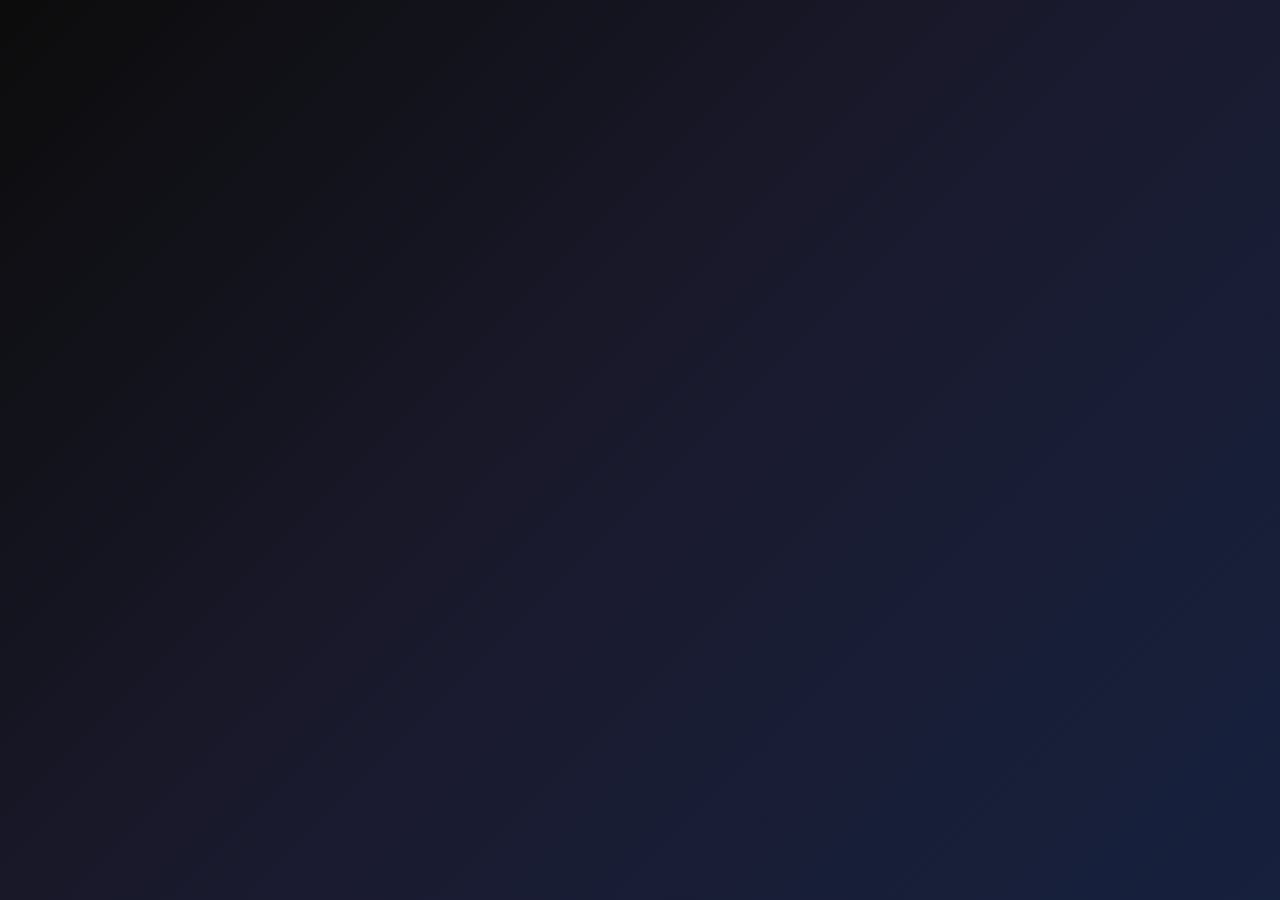
<file: index.html>
<!DOCTYPE html>
<html lang="en">
<head>
    <meta charset="UTF-8">
    <meta name="viewport" content="width=device-width, initial-scale=1.0">
    <title>Kolam Generator - Digital Heritage Art</title>
    <link rel="stylesheet" href="styles.css">
    <link href="https://fonts.googleapis.com/css2?family=Playfair+Display:wght@400;500;600;700&family=Inter:wght@300;400;500;600&display=swap" rel="stylesheet">
    <link rel="stylesheet" href="https://cdnjs.cloudflare.com/ajax/libs/font-awesome/6.0.0/css/all.min.css">
</head>
<body>

    <!-- Welcome Animation Overlay -->
    <div class="welcome-overlay" id="welcomeOverlay">
        <div class="welcome-animation">
            <div class="rangoli-loader">
                <svg viewBox="0 0 100 100" class="loader-svg">
                    <circle cx="50" cy="50" r="20" fill="none" stroke="#ff6b6b" stroke-width="2" class="loader-circle c1"/>
                    <circle cx="50" cy="50" r="15" fill="none" stroke="#54a0ff" stroke-width="2" class="loader-circle c2"/>
                    <circle cx="50" cy="50" r="10" fill="none" stroke="#ffd93d" stroke-width="2" class="loader-circle c3"/>
                    <circle cx="50" cy="50" r="5" fill="#5f27cd" class="loader-center"/>
                </svg>
            </div>
            <h1 class="welcome-text">Welcome to Rangoli</h1>
            <div class="loading-dots">
                <span></span><span></span><span></span>
            </div>
            <p class="welcome-subtitle">Preserving Heritage Through Digital Art</p>
        </div>
    </div>


    <!-- Hero Section -->
    <main class="hero-section">
        <div class="hero-container">
            <div class="hero-content">
                <div class="hero-text">
                    <h1 class="hero-title">Rangoli.</h1>
                    <h2 class="hero-subtitle">ART IS A HERITAGE</h2>
                    <p class="hero-description">
                        A Digital Collection<br>
                        of Traditional Rangoli Patterns<br>
                        for the Cultural Enthusiast
                    </p>
                    <button class="cta-button" onclick="startCreating()">
                        Create Now
                    </button>
                </div>
            </div>
            
            <div class="hero-visual">
                <div class="rangoli-container">
                    <div class="rangoli-pattern" id="rangoliPattern">
                        <!-- Animated Rangoli Pattern -->
                        <svg viewBox="0 0 400 400" class="rangoli-svg">
                            <!-- Central Lotus -->
                            <g class="lotus-center">
                                <circle cx="200" cy="200" r="20" fill="#ff6b6b" opacity="0.8"/>
                                <circle cx="200" cy="200" r="15" fill="#ffd93d" opacity="0.9"/>
                                <circle cx="200" cy="200" r="8" fill="#fff" opacity="1"/>
                            </g>
                            
                            <!-- Petals Layer 1 -->
                            <g class="petals-layer1">
                                <ellipse cx="200" cy="160" rx="12" ry="25" fill="#ff9ff3" opacity="0.7" transform="rotate(0 200 200)"/>
                                <ellipse cx="200" cy="160" rx="12" ry="25" fill="#ff9ff3" opacity="0.7" transform="rotate(45 200 200)"/>
                                <ellipse cx="200" cy="160" rx="12" ry="25" fill="#ff9ff3" opacity="0.7" transform="rotate(90 200 200)"/>
                                <ellipse cx="200" cy="160" rx="12" ry="25" fill="#ff9ff3" opacity="0.7" transform="rotate(135 200 200)"/>
                                <ellipse cx="200" cy="160" rx="12" ry="25" fill="#ff9ff3" opacity="0.7" transform="rotate(180 200 200)"/>
                                <ellipse cx="200" cy="160" rx="12" ry="25" fill="#ff9ff3" opacity="0.7" transform="rotate(225 200 200)"/>
                                <ellipse cx="200" cy="160" rx="12" ry="25" fill="#ff9ff3" opacity="0.7" transform="rotate(270 200 200)"/>
                                <ellipse cx="200" cy="160" rx="12" ry="25" fill="#ff9ff3" opacity="0.7" transform="rotate(315 200 200)"/>
                            </g>
                            
                            <!-- Petals Layer 2 -->
                            <g class="petals-layer2">
                                <ellipse cx="200" cy="140" rx="15" ry="35" fill="#54a0ff" opacity="0.6" transform="rotate(22.5 200 200)"/>
                                <ellipse cx="200" cy="140" rx="15" ry="35" fill="#54a0ff" opacity="0.6" transform="rotate(67.5 200 200)"/>
                                <ellipse cx="200" cy="140" rx="15" ry="35" fill="#54a0ff" opacity="0.6" transform="rotate(112.5 200 200)"/>
                                <ellipse cx="200" cy="140" rx="15" ry="35" fill="#54a0ff" opacity="0.6" transform="rotate(157.5 200 200)"/>
                                <ellipse cx="200" cy="140" rx="15" ry="35" fill="#54a0ff" opacity="0.6" transform="rotate(202.5 200 200)"/>
                                <ellipse cx="200" cy="140" rx="15" ry="35" fill="#54a0ff" opacity="0.6" transform="rotate(247.5 200 200)"/>
                                <ellipse cx="200" cy="140" rx="15" ry="35" fill="#54a0ff" opacity="0.6" transform="rotate(292.5 200 200)"/>
                                <ellipse cx="200" cy="140" rx="15" ry="35" fill="#54a0ff" opacity="0.6" transform="rotate(337.5 200 200)"/>
                            </g>
                            
                            <!-- Outer Ring -->
                            <g class="outer-ring">
                                <circle cx="200" cy="200" r="80" fill="none" stroke="#5f27cd" stroke-width="2" opacity="0.5"/>
                                <circle cx="200" cy="120" r="8" fill="#00d2d3" opacity="0.8"/>
                                <circle cx="256" cy="144" r="8" fill="#00d2d3" opacity="0.8"/>
                                <circle cx="280" cy="200" r="8" fill="#00d2d3" opacity="0.8"/>
                                <circle cx="256" cy="256" r="8" fill="#00d2d3" opacity="0.8"/>
                                <circle cx="200" cy="280" r="8" fill="#00d2d3" opacity="0.8"/>
                                <circle cx="144" cy="256" r="8" fill="#00d2d3" opacity="0.8"/>
                                <circle cx="120" cy="200" r="8" fill="#00d2d3" opacity="0.8"/>
                                <circle cx="144" cy="144" r="8" fill="#00d2d3" opacity="0.8"/>
                            </g>
                        </svg>
                    </div>
                    
                    <div class="floating-elements">
                        <div class="floating-dot dot1"></div>
                        <div class="floating-dot dot2"></div>
                        <div class="floating-dot dot3"></div>
                        <div class="floating-dot dot4"></div>
                        <div class="floating-dot dot5"></div>
                    </div>
                </div>
            </div>
        </div>
        
        <!-- Color Palette Indicator -->
        <div class="color-palette">
            <div class="color-dot active" style="background: #ff6b6b;"></div>
            <div class="color-dot" style="background: #54a0ff;"></div>
            <div class="color-dot" style="background: #5f27cd;"></div>
            <div class="color-dot" style="background: #00d2d3;"></div>
            <div class="color-dot" style="background: #ffd93d;"></div>
        </div>
    </main>

    <script src="script.js"></script>
</body>
</html>
</file>
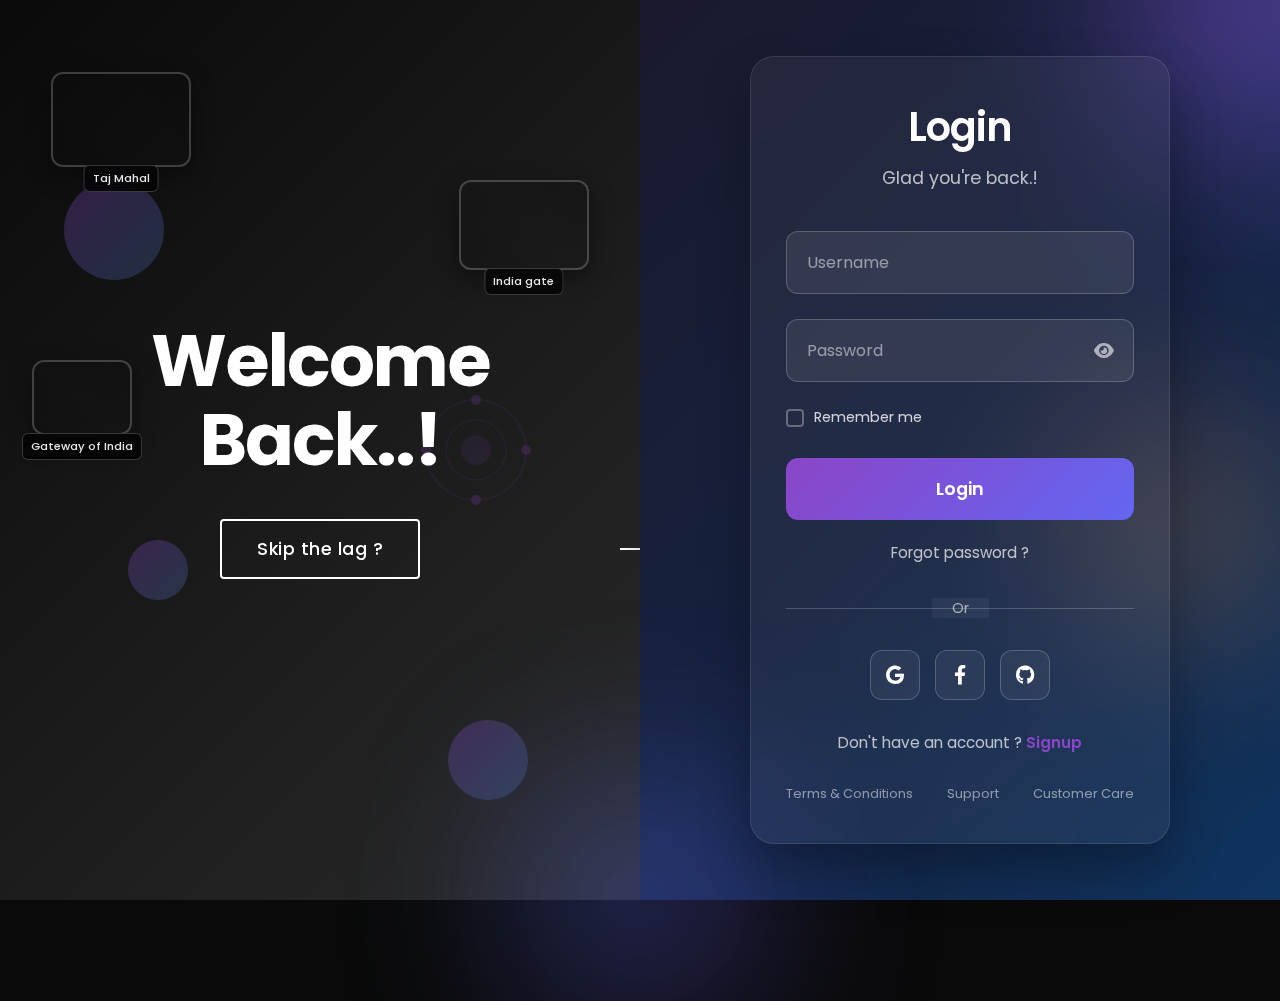
<file: login.html>
<!DOCTYPE html>
<html lang="en">
<head>
    <meta charset="UTF-8">
    <meta name="viewport" content="width=device-width, initial-scale=1.0">
    <title>Login - Rangoli Generator</title>
    <link rel="stylesheet" href="login-styles.css">
    <link href="https://fonts.googleapis.com/css2?family=Poppins:wght@300;400;500;600;700&display=swap" rel="stylesheet">
    <link rel="stylesheet" href="https://cdnjs.cloudflare.com/ajax/libs/font-awesome/6.0.0/css/all.min.css">
</head>
<body>
    <div class="container">
        <!-- Left Side - Welcome Section -->
        <div class="welcome-section">
            <div class="welcome-content">
                <h1 class="welcome-title">Welcome Back..!</h1>
                <div class="skip-button">
                    <button onclick="skipLogin()">Skip the lag ?</button>
                </div>
            </div>
            
            <!-- Decorative Elements -->
            <div class="decorative-elements">
                <div class="floating-shape shape1"></div>
                <div class="floating-shape shape2"></div>
                <div class="floating-shape shape3"></div>
                <div class="rangoli-pattern">
                    <svg viewBox="0 0 200 200" class="bg-rangoli">
                        <circle cx="100" cy="100" r="50" fill="none" stroke="rgba(139, 69, 199, 0.2)" stroke-width="2"/>
                        <circle cx="100" cy="100" r="30" fill="none" stroke="rgba(139, 69, 199, 0.3)" stroke-width="1"/>
                        <circle cx="100" cy="100" r="15" fill="rgba(139, 69, 199, 0.4)" opacity="0.6"/>
                        <circle cx="100" cy="50" r="5" fill="rgba(139, 69, 199, 0.5)"/>
                        <circle cx="150" cy="100" r="5" fill="rgba(139, 69, 199, 0.5)"/>
                        <circle cx="100" cy="150" r="5" fill="rgba(139, 69, 199, 0.5)"/>
                        <circle cx="50" cy="100" r="5" fill="rgba(139, 69, 199, 0.5)"/>
                    </svg>
                </div>
                
                <!-- Indian Monuments Images -->
                <div class="monuments-container">
                    <!-- Taj Mahal Image -->
                    <div class="monument-image taj-mahal-img">
                        <div class="monument-photo taj-mahal-photo" style="background-image: url('https://images.unsplash.com/photo-1564507592333-c60657eea523?ixlib=rb-4.0.3&ixid=M3wxMjA3fDB8MHxwaG90by1wYWdlfHx8fGVufDB8fHx8fA%3D%3D&auto=format&fit=crop&w=1000&q=80');"></div>
                        <div class="monument-label">Taj Mahal</div>
                    </div>
                    
                    <!-- Red Fort Image -->
                    <div class="monument-image red-fort-img">
                        <div class="monument-photo red-fort-photo" style="background-image: url('https://images.unsplash.com/photo-1587474260584-136574528ed5?ixlib=rb-4.0.3&ixid=M3wxMjA3fDB8MHxwaG90by1wYWdlfHx8fGVufDB8fHx8fA%3D%3D&auto=format&fit=crop&w=1000&q=80');"></div>
                        <div class="monument-label">India gate</div>
                    </div>
                    
                    <!-- Gateway of India Image -->
                    <div class="monument-image gateway-india-img">
                        <div class="monument-photo gateway-india-photo" style="background-image: url('https://images.unsplash.com/photo-1570168007204-dfb528c6958f?ixlib=rb-4.0.3&ixid=M3wxMjA3fDB8MHxwaG90by1wYWdlfHx8fGVufDB8fHx8fA%3D%3D&auto=format&fit=crop&w=1000&q=80');"></div>
                        <div class="monument-label">Gateway of India</div>
                    </div>
                </div>
            </div>
        </div>

        <!-- Right Side - Login Form -->
        <div class="login-section">
            <div class="login-container">
                <div class="login-header">
                    <h2>Login</h2>
                    <p>Glad you're back.!</p>
                </div>

                <form class="login-form" onsubmit="handleLogin(event)">
                    <div class="input-group">
                        <input type="text" id="username" name="username" placeholder="Username" required>
                    </div>

                    <div class="input-group">
                        <input type="password" id="password" name="password" placeholder="Password" required>
                        <button type="button" class="password-toggle" onclick="togglePassword()">
                            <i class="fas fa-eye" id="eyeIcon"></i>
                        </button>
                    </div>

                    <div class="form-options">
                        <label class="remember-me">
                            <input type="checkbox" id="rememberMe">
                            <span class="checkmark"></span>
                            Remember me
                        </label>
                    </div>

                    <button type="submit" class="login-button">
                        <span>Login</span>
                        <div class="button-loader" id="buttonLoader"></div>
                    </button>

                    <div class="forgot-password">
                        <a href="#" onclick="showForgotPassword()">Forgot password ?</a>
                    </div>

                    <div class="divider">
                        <span>Or</span>
                    </div>

                    <div class="social-login">
                        <button type="button" class="social-btn google-btn" onclick="loginWithGoogle()">
                            <i class="fab fa-google"></i>
                        </button>
                        <button type="button" class="social-btn facebook-btn" onclick="loginWithFacebook()">
                            <i class="fab fa-facebook-f"></i>
                        </button>
                        <button type="button" class="social-btn github-btn" onclick="loginWithGithub()">
                            <i class="fab fa-github"></i>
                        </button>
                    </div>

                    <div class="signup-link">
                        <span>Don't have an account ? <a href="#" onclick="goToSignup()">Signup</a></span>
                    </div>
                </form>

                <div class="footer-links">
                    <a href="#" onclick="showTerms()">Terms & Conditions</a>
                    <a href="#" onclick="showSupport()">Support</a>
                    <a href="#" onclick="showCustomerCare()">Customer Care</a>
                </div>
            </div>

            <!-- Purple Gradient Background Elements -->
            <div class="bg-gradients">
                <div class="gradient-circle circle1"></div>
                <div class="gradient-circle circle2"></div>
                <div class="gradient-circle circle3"></div>
            </div>
        </div>
    </div>

    <!-- Toast Notification -->
    <div class="toast" id="toast">
        <div class="toast-content">
            <i class="toast-icon"></i>
            <span class="toast-message"></span>
        </div>
        <button class="toast-close" onclick="hideToast()">
            <i class="fas fa-times"></i>
        </button>
    </div>

    <script src="login-script.js"></script>
    
    <!-- Debug Script -->
    <script>
        // Debug script to ensure login form is visible
        document.addEventListener('DOMContentLoaded', function() {
            console.log('Login page DOM loaded');
            
            // Force visibility of key elements
            const loginSection = document.querySelector('.login-section');
            const loginContainer = document.querySelector('.login-container');
            const loginForm = document.querySelector('.login-form');
            
            if (loginSection) {
                loginSection.style.display = 'flex';
                loginSection.style.visibility = 'visible';
                loginSection.style.opacity = '1';
                console.log('Login section found and made visible');
            } else {
                console.error('Login section not found!');
            }
            
            if (loginContainer) {
                loginContainer.style.display = 'block';
                loginContainer.style.visibility = 'visible';
                loginContainer.style.opacity = '1';
                console.log('Login container found and made visible');
            } else {
                console.error('Login container not found!');
            }
            
            if (loginForm) {
                loginForm.style.display = 'block';
                loginForm.style.visibility = 'visible';
                loginForm.style.opacity = '1';
                console.log('Login form found and made visible');
            } else {
                console.error('Login form not found!');
            }
            
            // Check all form inputs
            const inputs = document.querySelectorAll('.input-group input');
            inputs.forEach((input, index) => {
                input.style.display = 'block';
                input.style.visibility = 'visible';
                input.style.opacity = '1';
                console.log(`Input ${index + 1} made visible:`, input.placeholder);
            });
            
            // Check login button
            const loginButton = document.querySelector('.login-button');
            if (loginButton) {
                loginButton.style.display = 'block';
                loginButton.style.visibility = 'visible';
                loginButton.style.opacity = '1';
                console.log('Login button found and made visible');
            } else {
                console.error('Login button not found!');
            }
            
            console.log('Debug script completed - login form should be visible now');
        });
    </script>
</body>
</html>
</file>
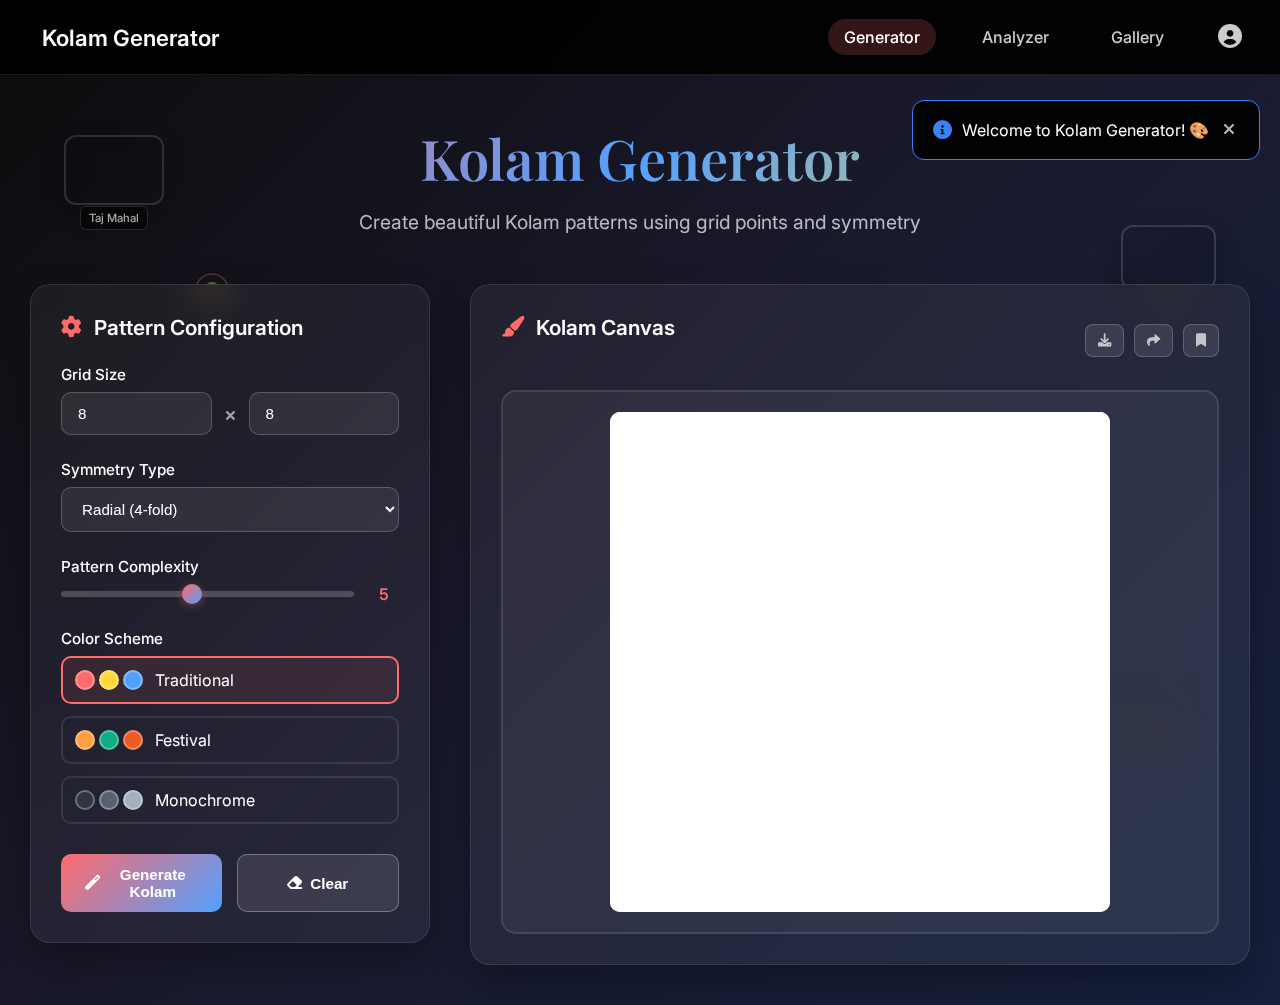
<file: main.html>
<!DOCTYPE html>
<html lang="en">
<head>
    <meta charset="UTF-8">
    <meta name="viewport" content="width=device-width, initial-scale=1.0">
    <title>Kolam Generator - Digital Heritage Art</title>
    <link rel="stylesheet" href="main-styles.css">
    <link href="https://fonts.googleapis.com/css2?family=Playfair+Display:wght@400;500;600;700&family=Inter:wght@300;400;500;600&display=swap" rel="stylesheet">
    <link rel="stylesheet" href="https://cdnjs.cloudflare.com/ajax/libs/font-awesome/6.0.0/css/all.min.css">
</head>
<body>
    <!-- Navigation Bar -->
    <nav class="navbar">
        <div class="nav-container">
            <div class="nav-brand">
                <i class="fas fa-mandala"></i>
                <span>Kolam Generator</span>
            </div>
            <div class="nav-menu">
                <a href="#generator" class="nav-link active">Generator</a>
                <a href="#analyzer" class="nav-link">Analyzer</a>
                <a href="#gallery" class="nav-link">Gallery</a>
                <div class="nav-profile">
                    <button class="profile-btn" onclick="toggleProfileMenu()">
                        <i class="fas fa-user-circle"></i>
                    </button>
                    <div class="profile-menu" id="profileMenu">
                        <a href="login.html">Login</a>
                        <a href="signup.html">Sign Up</a>
                        <a href="index.html">Home</a>
                        <a href="#" onclick="logout()">Logout</a>
                    </div>
                </div>
            </div>
        </div>
    </nav>

    <!-- Main Content -->
    <main class="main-content">
        <!-- Kolam Generator Section -->
        <section id="generator" class="section generator-section active">
            <div class="container">
                <div class="section-header">
                    <h1 class="section-title">Kolam Generator</h1>
                    <p class="section-subtitle">Create beautiful Kolam patterns using grid points and symmetry</p>
                </div>
                
                <div class="generator-content">
                    <!-- Input Panel -->
                    <div class="input-panel">
                        <div class="panel-card">
                            <h3 class="card-title">
                                <i class="fas fa-cog"></i>
                                Pattern Configuration
                            </h3>
                            
                            <div class="form-group">
                                <label for="gridSize">Grid Size</label>
                                <div class="input-row">
                                    <input type="number" id="gridWidth" placeholder="Width" min="3" max="20" value="8">
                                    <span class="input-separator">×</span>
                                    <input type="number" id="gridHeight" placeholder="Height" min="3" max="20" value="8">
                                </div>
                            </div>
                            
                            <div class="form-group">
                                <label for="symmetry">Symmetry Type</label>
                                <select id="symmetry" class="form-select">
                                    <option value="radial">Radial (4-fold)</option>
                                    <option value="radial8">Radial (8-fold)</option>
                                    <option value="bilateral">Bilateral</option>
                                    <option value="rotational">Rotational</option>
                                    <option value="none">No Symmetry</option>
                                </select>
                            </div>
                            
                            <div class="form-group">
                                <label for="pattern">Pattern Complexity</label>
                                <div class="slider-group">
                                    <input type="range" id="complexity" min="1" max="10" value="5" class="form-slider">
                                    <span class="slider-value" id="complexityValue">5</span>
                                </div>
                            </div>
                            
                            <div class="form-group">
                                <label>Color Scheme</label>
                                <div class="color-palette-selector">
                                    <div class="color-option active" data-scheme="traditional">
                                        <div class="color-preview">
                                            <span style="background: #ff6b6b;"></span>
                                            <span style="background: #ffd93d;"></span>
                                            <span style="background: #54a0ff;"></span>
                                        </div>
                                        <span>Traditional</span>
                                    </div>
                                    <div class="color-option" data-scheme="festival">
                                        <div class="color-preview">
                                            <span style="background: #ff9f43;"></span>
                                            <span style="background: #10ac84;"></span>
                                            <span style="background: #ee5a24;"></span>
                                        </div>
                                        <span>Festival</span>
                                    </div>
                                    <div class="color-option" data-scheme="monochrome">
                                        <div class="color-preview">
                                            <span style="background: #2f3542;"></span>
                                            <span style="background: #57606f;"></span>
                                            <span style="background: #a4b0be;"></span>
                                        </div>
                                        <span>Monochrome</span>
                                    </div>
                                </div>
                            </div>
                            
                            <div class="action-buttons">
                                <button class="btn btn-primary" onclick="generateKolam()">
                                    <i class="fas fa-magic"></i>
                                    Generate Kolam
                                </button>
                                <button class="btn btn-secondary" onclick="clearCanvas()">
                                    <i class="fas fa-eraser"></i>
                                    Clear
                                </button>
                            </div>
                        </div>
                    </div>
                    
                    <!-- Canvas Panel -->
                    <div class="canvas-panel">
                        <div class="panel-card">
                            <div class="canvas-header">
                                <h3 class="card-title">
                                    <i class="fas fa-paint-brush"></i>
                                    Kolam Canvas
                                </h3>
                                <div class="canvas-tools">
                                    <button class="tool-btn" onclick="downloadKolam()" title="Download">
                                        <i class="fas fa-download"></i>
                                    </button>
                                    <button class="tool-btn" onclick="shareKolam()" title="Share">
                                        <i class="fas fa-share"></i>
                                    </button>
                                    <button class="tool-btn" onclick="saveToGallery()" title="Save to Gallery">
                                        <i class="fas fa-bookmark"></i>
                                    </button>
                                </div>
                            </div>
                            <div class="canvas-container">
                                <canvas id="kolamCanvas" width="500" height="500"></canvas>
                                <div class="grid-overlay" id="gridOverlay"></div>
                            </div>
                        </div>
                    </div>
                </div>
            </div>
        </section>

        <!-- Kolam Analyzer Section -->
        <section id="analyzer" class="section analyzer-section">
            <div class="container">
                <div class="section-header">
                    <h1 class="section-title">Kolam Analyzer</h1>
                    <p class="section-subtitle">Upload and analyze existing Kolam patterns to extract grid points and symmetry</p>
                </div>
                
                <div class="analyzer-content">
                    <!-- Upload Panel -->
                    <div class="upload-panel">
                        <div class="panel-card">
                            <h3 class="card-title">
                                <i class="fas fa-upload"></i>
                                Upload Kolam Image
                            </h3>
                            
                            <div class="upload-area" id="uploadArea">
                                <div class="upload-content">
                                    <i class="fas fa-cloud-upload-alt upload-icon"></i>
                                    <h4>Drag & Drop your Kolam image here</h4>
                                    <p>or click to browse files</p>
                                    <button class="btn btn-outline" onclick="document.getElementById('imageInput').click()">
                                        Choose File
                                    </button>
                                    <input type="file" id="imageInput" accept="image/*" hidden>
                                </div>
                            </div>
                            
                            <div class="upload-options">
                                <div class="form-group">
                                    <label>Analysis Options</label>
                                    <div class="checkbox-group">
                                        <label class="checkbox-label">
                                            <input type="checkbox" id="detectGrid" checked>
                                            <span class="checkmark"></span>
                                            Detect Grid Points
                                        </label>
                                        <label class="checkbox-label">
                                            <input type="checkbox" id="detectSymmetry" checked>
                                            <span class="checkmark"></span>
                                            Analyze Symmetry
                                        </label>
                                        <label class="checkbox-label">
                                            <input type="checkbox" id="detectColors" checked>
                                            <span class="checkmark"></span>
                                            Extract Colors
                                        </label>
                                    </div>
                                </div>
                                
                                <button class="btn btn-primary" onclick="analyzeImage()" id="analyzeBtn" disabled>
                                    <i class="fas fa-search"></i>
                                    Analyze Image
                                </button>
                            </div>
                        </div>
                    </div>
                    
                    <!-- Results Panel -->
                    <div class="results-panel">
                        <div class="panel-card">
                            <div class="results-header">
                                <h3 class="card-title">
                                    <i class="fas fa-chart-bar"></i>
                                    Analysis Results
                                </h3>
                                <div class="results-actions">
                                    <button class="tool-btn" onclick="exportResults()" title="Export Results">
                                        <i class="fas fa-file-export"></i>
                                    </button>
                                    <button class="tool-btn" onclick="recreatePattern()" title="Recreate Pattern">
                                        <i class="fas fa-sync"></i>
                                    </button>
                                </div>
                            </div>
                            
                            <div class="results-content" id="resultsContent">
                                <div class="no-results">
                                    <i class="fas fa-image"></i>
                                    <p>Upload and analyze an image to see results here</p>
                                </div>
                            </div>
                        </div>
                    </div>
                </div>
            </div>
        </section>

        <!-- Gallery Section -->
        <section id="gallery" class="section gallery-section">
            <div class="container">
                <div class="section-header">
                    <h1 class="section-title">Kolam Gallery</h1>
                    <p class="section-subtitle">Explore and manage your created Kolam patterns</p>
                </div>
                
                <div class="gallery-filters">
                    <button class="filter-btn active" data-filter="all">All Patterns</button>
                    <button class="filter-btn" data-filter="generated">Generated</button>
                    <button class="filter-btn" data-filter="analyzed">Analyzed</button>
                    <button class="filter-btn" data-filter="favorites">Favorites</button>
                </div>
                
                <div class="gallery-grid" id="galleryGrid">
                    <!-- Gallery items will be populated by JavaScript -->
                </div>
            </div>
        </section>
    </main>

    <!-- Cultural Background Elements -->
    <div class="cultural-background">
        <!-- Indian Monuments Images -->
        <div class="monuments-container">
            <!-- Taj Mahal Image -->
            <div class="monument-image taj-mahal-img">
                <div class="monument-photo taj-mahal-photo" style="background-image: url('https://images.unsplash.com/photo-1564507592333-c60657eea523?ixlib=rb-4.0.3&ixid=M3wxMjA3fDB8MHxwaG90by1wYWdlfHx8fGVufDB8fHx8fA%3D%3D&auto=format&fit=crop&w=1000&q=80');"></div>
                <div class="monument-label">Taj Mahal</div>
            </div>
            
            <!-- Red Fort Image -->
            <div class="monument-image red-fort-img">
                <div class="monument-photo red-fort-photo" style="background-image: url('https://images.unsplash.com/photo-1587474260584-136574528ed5?ixlib=rb-4.0.3&ixid=M3wxMjA3fDB8MHxwaG90by1wYWdlfHx8fGVufDB8fHx8fA%3D%3D&auto=format&fit=crop&w=1000&q=80');"></div>
                <div class="monument-label">India Gate</div>
            </div>
            
            <!-- Gateway of India Image -->
            <div class="monument-image gateway-india-img">
                <div class="monument-photo gateway-india-photo" style="background-image: url('https://images.unsplash.com/photo-1570168007204-dfb528c6958f?ixlib=rb-4.0.3&ixid=M3wxMjA3fDB8MHxwaG90by1wYWdlfHx8fGVufDB8fHx8fA%3D%3D&auto=format&fit=crop&w=1000&q=80');"></div>
                <div class="monument-label">Gateway of India</div>
            </div>
        </div>
        
        <!-- Floating Cultural Elements -->
        <div class="floating-elements">
            <div class="floating-rangoli rangoli1">
                <svg viewBox="0 0 50 50">
                    <circle cx="25" cy="25" r="20" fill="none" stroke="rgba(255, 107, 107, 0.3)" stroke-width="2"/>
                    <circle cx="25" cy="25" r="10" fill="rgba(255, 217, 61, 0.4)"/>
                </svg>
            </div>
            <div class="floating-rangoli rangoli2">
                <svg viewBox="0 0 50 50">
                    <rect x="15" y="15" width="20" height="20" fill="none" stroke="rgba(84, 160, 255, 0.3)" stroke-width="2" transform="rotate(45 25 25)"/>
                </svg>
            </div>
            <div class="floating-rangoli rangoli3">
                <svg viewBox="0 0 50 50">
                    <polygon points="25,5 40,40 10,40" fill="rgba(95, 39, 205, 0.3)"/>
                </svg>
            </div>
        </div>
    </div>

    <!-- Toast Notification -->
    <div class="toast" id="toast">
        <div class="toast-content">
            <i class="toast-icon"></i>
            <span class="toast-message"></span>
        </div>
        <button class="toast-close" onclick="hideToast()">
            <i class="fas fa-times"></i>
        </button>
    </div>

    <script src="main-script.js"></script>
</body>
</html>
</file>
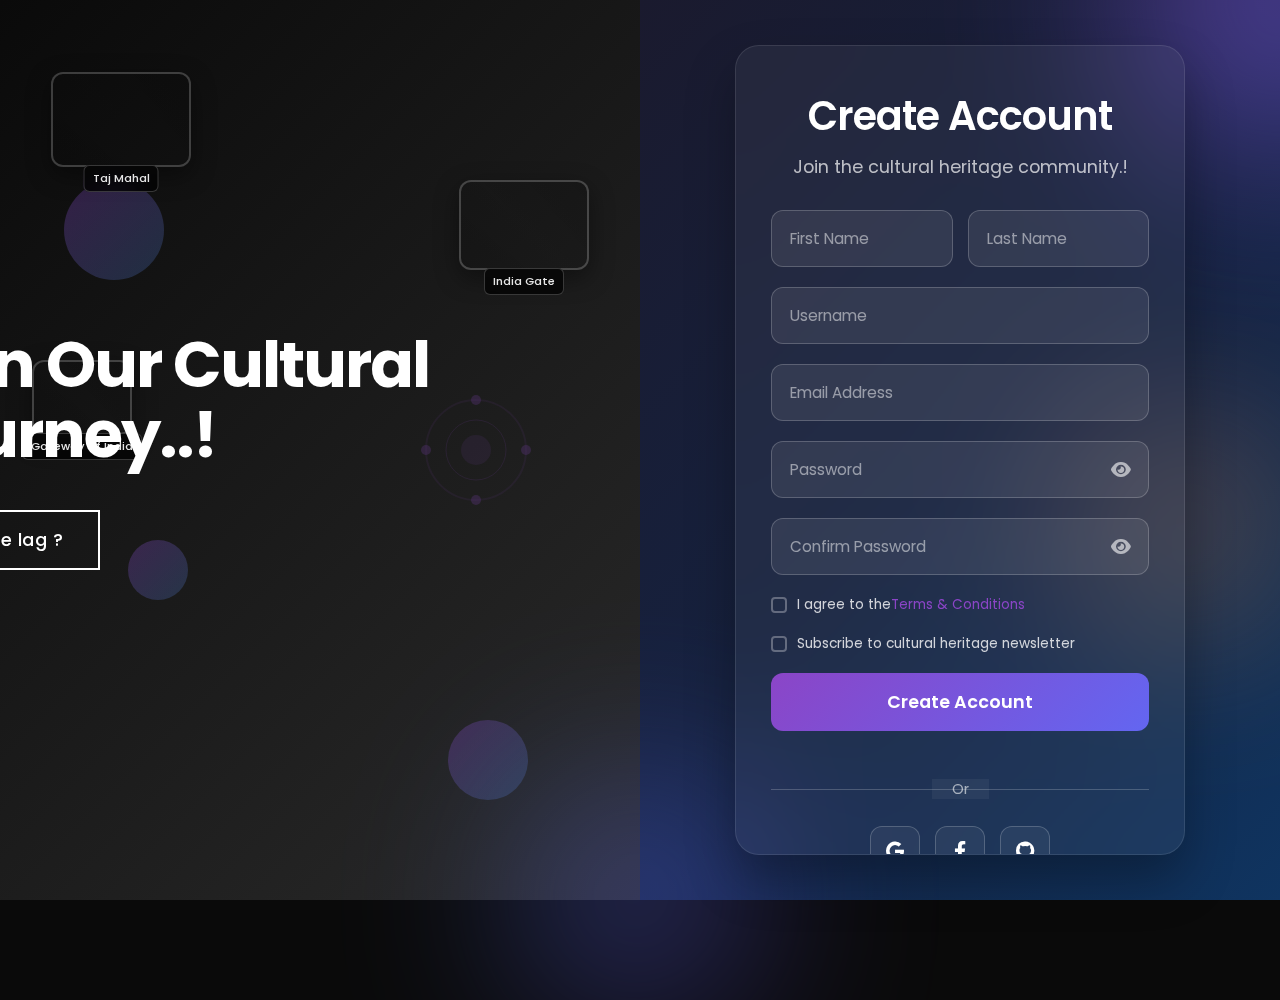
<file: signup.html>
<!DOCTYPE html>
<html lang="en">
<head>
    <meta charset="UTF-8">
    <meta name="viewport" content="width=device-width, initial-scale=1.0">
    <title>Sign Up - Rangoli Generator</title>
    <link rel="stylesheet" href="signup-styles.css">
    <link href="https://fonts.googleapis.com/css2?family=Poppins:wght@300;400;500;600;700&display=swap" rel="stylesheet">
    <link rel="stylesheet" href="https://cdnjs.cloudflare.com/ajax/libs/font-awesome/6.0.0/css/all.min.css">
</head>
<body>
    <div class="container">
        <!-- Left Side - Welcome Section -->
        <div class="welcome-section">
            <div class="welcome-content">
                <h1 class="welcome-title">Join Our Cultural Journey..!</h1>
                <div class="skip-button">
                    <button onclick="skipSignup()">Skip the lag ?</button>
                </div>
            </div>
            
            <!-- Decorative Elements -->
            <div class="decorative-elements">
                <div class="floating-shape shape1"></div>
                <div class="floating-shape shape2"></div>
                <div class="floating-shape shape3"></div>
                <div class="rangoli-pattern">
                    <svg viewBox="0 0 200 200" class="bg-rangoli">
                        <circle cx="100" cy="100" r="50" fill="none" stroke="rgba(139, 69, 199, 0.2)" stroke-width="2"/>
                        <circle cx="100" cy="100" r="30" fill="none" stroke="rgba(139, 69, 199, 0.3)" stroke-width="1"/>
                        <circle cx="100" cy="100" r="15" fill="rgba(139, 69, 199, 0.4)" opacity="0.6"/>
                        <circle cx="100" cy="50" r="5" fill="rgba(139, 69, 199, 0.5)"/>
                        <circle cx="150" cy="100" r="5" fill="rgba(139, 69, 199, 0.5)"/>
                        <circle cx="100" cy="150" r="5" fill="rgba(139, 69, 199, 0.5)"/>
                        <circle cx="50" cy="100" r="5" fill="rgba(139, 69, 199, 0.5)"/>
                    </svg>
                </div>
                
                <!-- Indian Monuments Images -->
                <div class="monuments-container">
                    <!-- Taj Mahal Image -->
                    <div class="monument-image taj-mahal-img">
                        <div class="monument-photo taj-mahal-photo" style="background-image: url('https://images.unsplash.com/photo-1564507592333-c60657eea523?ixlib=rb-4.0.3&ixid=M3wxMjA3fDB8MHxwaG90by1wYWdlfHx8fGVufDB8fHx8fA%3D%3D&auto=format&fit=crop&w=1000&q=80');"></div>
                        <div class="monument-label">Taj Mahal</div>
                    </div>
                    
                    <!-- Red Fort Image -->
                    <div class="monument-image red-fort-img">
                        <div class="monument-photo red-fort-photo" style="background-image: url('https://images.unsplash.com/photo-1587474260584-136574528ed5?ixlib=rb-4.0.3&ixid=M3wxMjA3fDB8MHxwaG90by1wYWdlfHx8fGVufDB8fHx8fA%3D%3D&auto=format&fit=crop&w=1000&q=80');"></div>
                        <div class="monument-label">India Gate</div>
                    </div>
                    
                    <!-- Gateway of India Image -->
                    <div class="monument-image gateway-india-img">
                        <div class="monument-photo gateway-india-photo" style="background-image: url('https://images.unsplash.com/photo-1570168007204-dfb528c6958f?ixlib=rb-4.0.3&ixid=M3wxMjA3fDB8MHxwaG90by1wYWdlfHx8fGVufDB8fHx8fA%3D%3D&auto=format&fit=crop&w=1000&q=80');"></div>
                        <div class="monument-label">Gateway of India</div>
                    </div>
                </div>
            </div>
        </div>

        <!-- Right Side - Signup Form -->
        <div class="signup-section">
            <div class="signup-container">
                <div class="signup-header">
                    <h2>Create Account</h2>
                    <p>Join the cultural heritage community.!</p>
                </div>

                <form class="signup-form" onsubmit="handleSignup(event)">
                    <div class="form-row">
                        <div class="input-group half-width">
                            <input type="text" id="firstName" name="firstName" placeholder="First Name" required>
                        </div>
                        <div class="input-group half-width">
                            <input type="text" id="lastName" name="lastName" placeholder="Last Name" required>
                        </div>
                    </div>

                    <div class="input-group">
                        <input type="text" id="username" name="username" placeholder="Username" required>
                    </div>

                    <div class="input-group">
                        <input type="email" id="email" name="email" placeholder="Email Address" required>
                    </div>

                    <div class="input-group">
                        <input type="password" id="password" name="password" placeholder="Password" required minlength="8">
                        <button type="button" class="password-toggle" onclick="togglePassword('password')">
                            <i class="fas fa-eye" id="eyeIcon1"></i>
                        </button>
                    </div>

                    <div class="input-group">
                        <input type="password" id="confirmPassword" name="confirmPassword" placeholder="Confirm Password" required minlength="8">
                        <button type="button" class="password-toggle" onclick="togglePassword('confirmPassword')">
                            <i class="fas fa-eye" id="eyeIcon2"></i>
                        </button>
                    </div>

                    <div class="form-options">
                        <label class="terms-agreement">
                            <input type="checkbox" id="agreeTerms" required>
                            <span class="checkmark"></span>
                            I agree to the <a href="#" onclick="showTerms()">Terms & Conditions</a>
                        </label>
                    </div>

                    <div class="form-options">
                        <label class="newsletter-signup">
                            <input type="checkbox" id="newsletter">
                            <span class="checkmark"></span>
                            Subscribe to cultural heritage newsletter
                        </label>
                    </div>

                    <button type="submit" class="signup-button">
                        <span>Create Account</span>
                        <div class="button-loader" id="buttonLoader"></div>
                    </button>

                    <div class="divider">
                        <span>Or</span>
                    </div>

                    <div class="social-signup">
                        <button type="button" class="social-btn google-btn" onclick="signupWithGoogle()">
                            <i class="fab fa-google"></i>
                        </button>
                        <button type="button" class="social-btn facebook-btn" onclick="signupWithFacebook()">
                            <i class="fab fa-facebook-f"></i>
                        </button>
                        <button type="button" class="social-btn github-btn" onclick="signupWithGithub()">
                            <i class="fab fa-github"></i>
                        </button>
                    </div>

                    <div class="login-link">
                        <span>Already have an account ? <a href="login.html">Login</a></span>
                    </div>
                </form>

                <div class="footer-links">
                    <a href="#" onclick="showPrivacy()">Privacy Policy</a>
                    <a href="#" onclick="showSupport()">Support</a>
                    <a href="#" onclick="showCustomerCare()">Customer Care</a>
                </div>
            </div>

            <!-- Purple Gradient Background Elements -->
            <div class="bg-gradients">
                <div class="gradient-circle circle1"></div>
                <div class="gradient-circle circle2"></div>
                <div class="gradient-circle circle3"></div>
            </div>
        </div>
    </div>

    <!-- Toast Notification -->
    <div class="toast" id="toast">
        <div class="toast-content">
            <i class="toast-icon"></i>
            <span class="toast-message"></span>
        </div>
        <button class="toast-close" onclick="hideToast()">
            <i class="fas fa-times"></i>
        </button>
    </div>

    <script src="signup-script.js"></script>
</body>
</html>
</file>
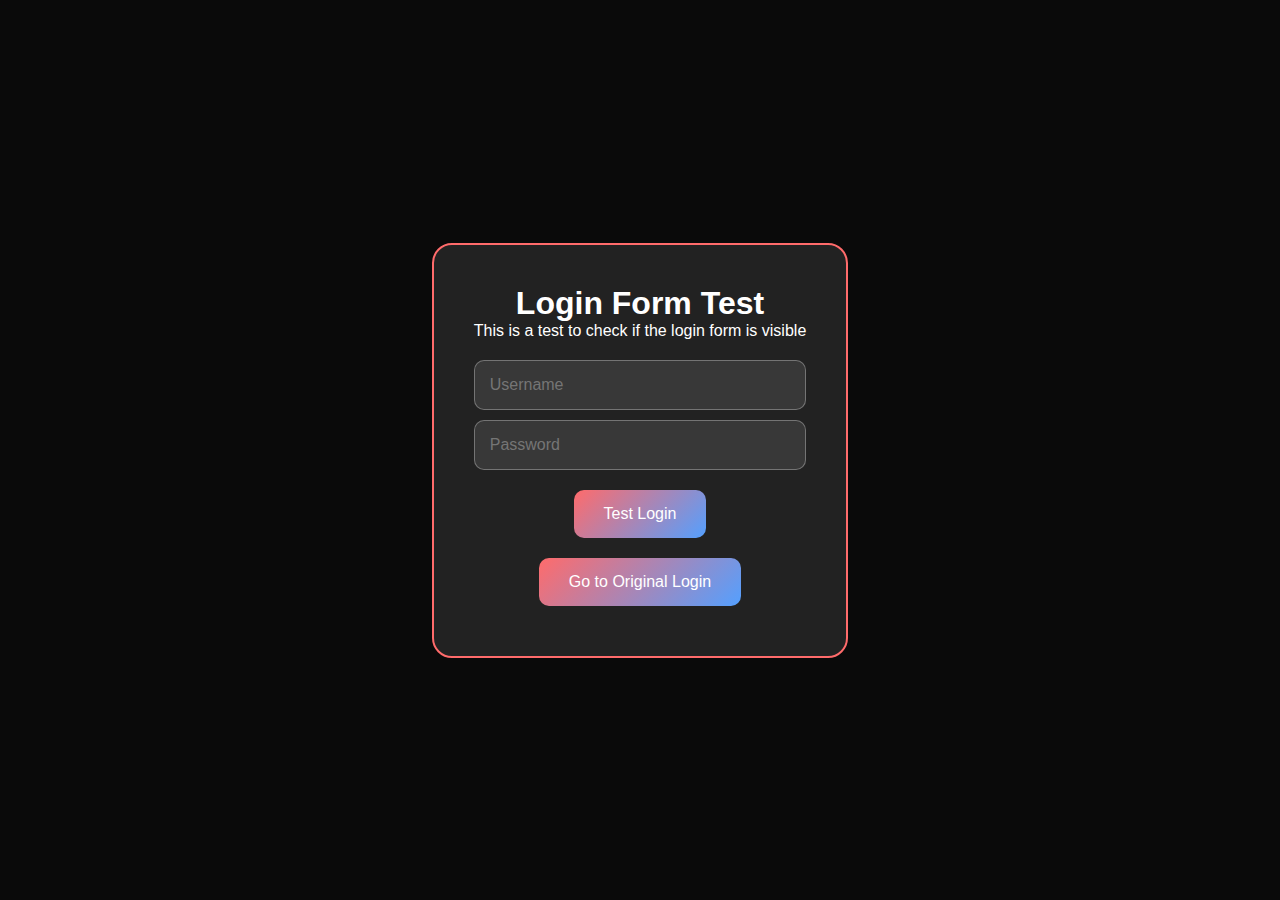
<file: test-login.html>
<!DOCTYPE html>
<html lang="en">
<head>
    <meta charset="UTF-8">
    <meta name="viewport" content="width=device-width, initial-scale=1.0">
    <title>Login Test</title>
    <style>
        * {
            margin: 0;
            padding: 0;
            box-sizing: border-box;
        }
        
        body {
            font-family: Arial, sans-serif;
            background: #0a0a0a;
            color: white;
            height: 100vh;
            display: flex;
            align-items: center;
            justify-content: center;
        }
        
        .test-container {
            background: rgba(255, 255, 255, 0.1);
            padding: 40px;
            border-radius: 20px;
            text-align: center;
            border: 2px solid #ff6b6b;
        }
        
        .test-form {
            margin-top: 20px;
        }
        
        .test-input {
            display: block;
            width: 100%;
            padding: 15px;
            margin: 10px 0;
            background: rgba(255, 255, 255, 0.1);
            border: 1px solid rgba(255, 255, 255, 0.3);
            border-radius: 10px;
            color: white;
            font-size: 16px;
        }
        
        .test-button {
            background: linear-gradient(135deg, #ff6b6b, #54a0ff);
            color: white;
            padding: 15px 30px;
            border: none;
            border-radius: 10px;
            font-size: 16px;
            cursor: pointer;
            margin: 10px;
        }
        
        .test-button:hover {
            transform: translateY(-2px);
        }
    </style>
</head>
<body>
    <div class="test-container">
        <h1>Login Form Test</h1>
        <p>This is a test to check if the login form is visible</p>
        
        <form class="test-form" onsubmit="testLogin(event)">
            <input type="text" class="test-input" placeholder="Username" id="testUsername" required>
            <input type="password" class="test-input" placeholder="Password" id="testPassword" required>
            <button type="submit" class="test-button">Test Login</button>
        </form>
        
        <button type="button" class="test-button" onclick="goToOriginalLogin()">Go to Original Login</button>
        
        <div id="testResult" style="margin-top: 20px; padding: 10px; border-radius: 5px; display: none;"></div>
    </div>

    <script>
        function testLogin(event) {
            event.preventDefault();
            const username = document.getElementById('testUsername').value;
            const password = document.getElementById('testPassword').value;
            const result = document.getElementById('testResult');
            
            if (username === 'admin' && password === 'admin') {
                result.style.background = '#10b981';
                result.textContent = 'Test Login Successful! Form is working.';
                result.style.display = 'block';
                
                setTimeout(() => {
                    window.location.href = 'main.html';
                }, 2000);
            } else {
                result.style.background = '#ef4444';
                result.textContent = 'Test Failed. Try admin/admin';
                result.style.display = 'block';
            }
        }
        
        function goToOriginalLogin() {
            window.location.href = 'login.html';
        }
        
        document.addEventListener('DOMContentLoaded', function() {
            console.log('Test login page loaded successfully');
        });
    </script>
</body>
</html>
</file>
<file: styles.css>
* {
    margin: 0;
    padding: 0;
    box-sizing: border-box;
}

/* Welcome Animation Overlay */
.welcome-overlay {
    position: fixed;
    top: 0;
    left: 0;
    width: 100%;
    height: 100%;
    background: linear-gradient(135deg, #0c0c0c 0%, #1a1a2e 50%, #16213e 100%);
    display: flex;
    align-items: center;
    justify-content: center;
    z-index: 9999;
    opacity: 1;
    visibility: visible;
    animation: overlayFadeOut 1s ease-in-out 3.5s forwards;
}

@keyframes overlayFadeOut {
    0% {
        opacity: 1;
        visibility: visible;
    }
    100% {
        opacity: 0;
        visibility: hidden;
    }
}

.welcome-animation {
    text-align: center;
    animation: welcomeContentIn 2s ease-out forwards;
}

@keyframes welcomeContentIn {
    0% {
        transform: scale(0.8);
        opacity: 0;
    }
    50% {
        transform: scale(1.05);
        opacity: 0.8;
    }
    100% {
        transform: scale(1);
        opacity: 1;
    }
}

.rangoli-loader {
    width: 120px;
    height: 120px;
    margin: 0 auto 30px;
    position: relative;
}

.loader-svg {
    width: 100%;
    height: 100%;
    animation: loaderRotate 2s linear infinite;
}

@keyframes loaderRotate {
    0% { transform: rotate(0deg); }
    100% { transform: rotate(360deg); }
}

.loader-circle {
    stroke-dasharray: 60, 40;
    stroke-linecap: round;
    animation: loaderDash 1.5s ease-in-out infinite;
    opacity: 0.8;
}

.c1 {
    animation-delay: 0s;
    animation-duration: 2s;
}

.c2 {
    animation-delay: 0.3s;
    animation-duration: 1.8s;
    animation-direction: reverse;
}

.c3 {
    animation-delay: 0.6s;
    animation-duration: 1.6s;
}

@keyframes loaderDash {
    0% {
        stroke-dasharray: 1, 150;
        stroke-dashoffset: 0;
    }
    50% {
        stroke-dasharray: 90, 150;
        stroke-dashoffset: -35;
    }
    100% {
        stroke-dasharray: 90, 150;
        stroke-dashoffset: -124;
    }
}

.loader-center {
    animation: centerPulse 1s ease-in-out infinite alternate;
}

@keyframes centerPulse {
    0% { r: 3; opacity: 0.6; }
    100% { r: 7; opacity: 1; }
}

.welcome-text {
    font-family: 'Playfair Display', serif;
    font-size: 3rem;
    font-weight: 600;
    color: #fff;
    margin-bottom: 20px;
    background: linear-gradient(135deg, #ff6b6b 0%, #54a0ff 50%, #ffd93d 100%);
    -webkit-background-clip: text;
    -webkit-text-fill-color: transparent;
    background-clip: text;
    animation: textGlow 2s ease-in-out infinite alternate;
}

@keyframes textGlow {
    0% {
        filter: drop-shadow(0 0 10px rgba(255, 107, 107, 0.3));
        transform: scale(1);
    }
    100% {
        filter: drop-shadow(0 0 20px rgba(84, 160, 255, 0.5));
        transform: scale(1.02);
    }
}

.loading-dots {
    display: flex;
    justify-content: center;
    gap: 8px;
    margin-bottom: 20px;
}

.loading-dots span {
    width: 8px;
    height: 8px;
    border-radius: 50%;
    background: linear-gradient(45deg, #ff6b6b, #54a0ff);
    animation: dotBounce 1.4s ease-in-out infinite both;
}

.loading-dots span:nth-child(1) { animation-delay: -0.32s; }
.loading-dots span:nth-child(2) { animation-delay: -0.16s; }
.loading-dots span:nth-child(3) { animation-delay: 0s; }

@keyframes dotBounce {
    0%, 80%, 100% {
        transform: scale(0.8);
        opacity: 0.5;
    }
    40% {
        transform: scale(1.2);
        opacity: 1;
    }
}

.welcome-subtitle {
    font-family: 'Inter', sans-serif;
    font-size: 1.1rem;
    color: rgba(255, 255, 255, 0.7);
    font-weight: 300;
    letter-spacing: 1px;
    animation: subtitleFadeIn 1s ease-out 1s both;
}

@keyframes subtitleFadeIn {
    0% {
        opacity: 0;
        transform: translateY(20px);
    }
    100% {
        opacity: 0.7;
        transform: translateY(0);
    }
}

body {
    font-family: 'Inter', sans-serif;
    background: linear-gradient(135deg, #0c0c0c 0%, #1a1a2e 50%, #16213e 100%);
    color: #fff;
    overflow-x: hidden;
    min-height: 100vh;
    opacity: 0;
    animation: pageLoad 1.5s ease-out forwards;
}

@keyframes pageLoad {
    0% {
        opacity: 0;
        transform: scale(1.05);
        filter: blur(10px);
    }
    100% {
        opacity: 1;
        transform: scale(1);
        filter: blur(0);
    }
}

/* Hero Section */
.hero-section {
    min-height: 100vh;
    display: flex;
    align-items: center;
    position: relative;
}

.hero-container {
    max-width: 1200px;
    margin: 0 auto;
    padding: 0 40px;
    display: grid;
    grid-template-columns: 1fr 1fr;
    gap: 80px;
    align-items: center;
}

.hero-content {
    z-index: 2;
}

.hero-title {
    font-family: 'Playfair Display', serif;
    font-size: 6rem;
    font-weight: 600;
    line-height: 0.9;
    margin-bottom: 20px;
    background: linear-gradient(135deg, #fff 0%, #ff6b6b 50%, #54a0ff 100%);
    -webkit-background-clip: text;
    -webkit-text-fill-color: transparent;
    background-clip: text;
    animation: titleGlow 3s ease-in-out infinite alternate, slideInLeft 1.2s ease-out 0.5s both;
    transform: translateX(-100px);
    opacity: 0;
}

@keyframes slideInLeft {
    0% {
        transform: translateX(-100px);
        opacity: 0;
    }
    100% {
        transform: translateX(0);
        opacity: 1;
    }
}

@keyframes titleGlow {
    0% { filter: drop-shadow(0 0 10px rgba(255, 107, 107, 0.3)); }
    100% { filter: drop-shadow(0 0 20px rgba(84, 160, 255, 0.4)); }
}

.hero-subtitle {
    font-family: 'Inter', sans-serif;
    font-size: 1.2rem;
    font-weight: 500;
    letter-spacing: 3px;
    color: #ffd93d;
    margin-bottom: 30px;
    opacity: 0;
    animation: slideInUp 1s ease-out 0.8s both, subtitleGlow 2s ease-in-out 2s infinite alternate;
    transform: translateY(30px);
}

@keyframes slideInUp {
    0% {
        transform: translateY(30px);
        opacity: 0;
    }
    100% {
        transform: translateY(0);
        opacity: 0.9;
    }
}

@keyframes subtitleGlow {
    0% { text-shadow: 0 0 5px rgba(255, 217, 61, 0.3); }
    100% { text-shadow: 0 0 15px rgba(255, 217, 61, 0.6), 0 0 25px rgba(255, 217, 61, 0.3); }
}

.hero-description {
    font-size: 1.1rem;
    line-height: 1.8;
    color: rgba(255, 255, 255, 0.8);
    margin-bottom: 40px;
    font-weight: 300;
    opacity: 0;
    animation: fadeInScale 1s ease-out 1.1s both;
    transform: scale(0.9);
}

@keyframes fadeInScale {
    0% {
        transform: scale(0.9);
        opacity: 0;
    }
    100% {
        transform: scale(1);
        opacity: 0.8;
    }
}

.cta-button {
    background: linear-gradient(135deg, #ff6b6b 0%, #54a0ff 100%);
    border: none;
    padding: 15px 40px;
    border-radius: 50px;
    color: #fff;
    font-size: 16px;
    font-weight: 600;
    cursor: pointer;
    transition: all 0.3s ease;
    box-shadow: 0 10px 30px rgba(255, 107, 107, 0.3);
    position: relative;
    overflow: hidden;
    opacity: 0;
    animation: buttonEntrance 1.2s ease-out 1.4s both;
    transform: translateY(20px) scale(0.8);
}

@keyframes buttonEntrance {
    0% {
        transform: translateY(20px) scale(0.8);
        opacity: 0;
    }
    50% {
        transform: translateY(-5px) scale(1.05);
        opacity: 0.8;
    }
    100% {
        transform: translateY(0) scale(1);
        opacity: 1;
    }
}

.cta-button::before {
    content: '';
    position: absolute;
    top: 0;
    left: -100%;
    width: 100%;
    height: 100%;
    background: linear-gradient(90deg, transparent, rgba(255, 255, 255, 0.2), transparent);
    transition: left 0.5s ease;
}

.cta-button:hover::before {
    left: 100%;
}

.cta-button:hover {
    transform: translateY(-3px);
    box-shadow: 0 15px 40px rgba(255, 107, 107, 0.4);
}

/* Hero Visual */
.hero-visual {
    display: flex;
    justify-content: center;
    align-items: center;
    position: relative;
}

.rangoli-container {
    position: relative;
    width: 400px;
    height: 400px;
}

.rangoli-svg {
    width: 100%;
    height: 100%;
    animation: rotateRangoli 20s linear infinite, rangoliEntrance 2s ease-out 0.3s both;
    filter: drop-shadow(0 0 30px rgba(255, 107, 107, 0.3));
    opacity: 0;
    transform: scale(0.5) rotate(-45deg);
}

@keyframes rangoliEntrance {
    0% {
        transform: scale(0.5) rotate(-45deg);
        opacity: 0;
        filter: blur(20px);
    }
    50% {
        transform: scale(1.1) rotate(0deg);
        opacity: 0.7;
        filter: blur(5px);
    }
    100% {
        transform: scale(1) rotate(0deg);
        opacity: 1;
        filter: blur(0px);
    }
}

@keyframes rotateRangoli {
    0% { transform: rotate(0deg); }
    100% { transform: rotate(360deg); }
}

.lotus-center {
    animation: pulse 2s ease-in-out infinite alternate;
}

@keyframes pulse {
    0% { transform: scale(1); }
    100% { transform: scale(1.1); }
}

.petals-layer1 {
    animation: rotateLayer1 8s linear infinite reverse;
}

.petals-layer2 {
    animation: rotateLayer2 12s linear infinite;
}

@keyframes rotateLayer1 {
    0% { transform: rotate(0deg); }
    100% { transform: rotate(360deg); }
}

@keyframes rotateLayer2 {
    0% { transform: rotate(0deg); }
    100% { transform: rotate(360deg); }
}

.outer-ring circle:nth-child(n+2) {
    animation: sparkle 1.5s ease-in-out infinite alternate;
    animation-delay: calc(var(--i) * 0.2s);
}

@keyframes sparkle {
    0% { opacity: 0.3; transform: scale(0.8); }
    100% { opacity: 1; transform: scale(1.2); }
}

.floating-elements {
    position: absolute;
    top: 0;
    left: 0;
    width: 100%;
    height: 100%;
    pointer-events: none;
}

.floating-dot {
    position: absolute;
    width: 8px;
    height: 8px;
    border-radius: 50%;
    background: linear-gradient(45deg, #ff6b6b, #54a0ff);
    animation: float 3s ease-in-out infinite, dotEntrance 0.8s ease-out both;
    opacity: 0;
    transform: scale(0);
}

@keyframes dotEntrance {
    0% {
        transform: scale(0);
        opacity: 0;
    }
    50% {
        transform: scale(1.5);
        opacity: 0.8;
    }
    100% {
        transform: scale(1);
        opacity: 1;
    }
}

.dot1 { top: 10%; left: 20%; animation-delay: 1.5s, 0s; }
.dot2 { top: 20%; right: 15%; animation-delay: 1.7s, 0.5s; }
.dot3 { bottom: 30%; left: 10%; animation-delay: 1.9s, 1s; }
.dot4 { bottom: 20%; right: 25%; animation-delay: 2.1s, 1.5s; }
.dot5 { top: 50%; left: 5%; animation-delay: 2.3s, 2s; }

@keyframes float {
    0%, 100% { transform: translateY(0px) rotate(0deg); }
    50% { transform: translateY(-20px) rotate(180deg); }
}

/* Color Palette */
.color-palette {
    position: fixed;
    bottom: 40px;
    left: 50%;
    transform: translateX(-50%);
    display: flex;
    gap: 15px;
    background: rgba(0, 0, 0, 0.2);
    padding: 15px 25px;
    border-radius: 50px;
    backdrop-filter: blur(10px);
    border: 1px solid rgba(255, 255, 255, 0.1);
    opacity: 0;
    animation: paletteSlideUp 1s ease-out 2s both;
    transform: translateX(-50%) translateY(50px);
}

@keyframes paletteSlideUp {
    0% {
        transform: translateX(-50%) translateY(50px);
        opacity: 0;
    }
    100% {
        transform: translateX(-50%) translateY(0);
        opacity: 1;
    }
}

.color-dot {
    width: 20px;
    height: 20px;
    border-radius: 50%;
    cursor: pointer;
    transition: all 0.3s ease;
    border: 2px solid transparent;
}

.color-dot:hover,
.color-dot.active {
    transform: scale(1.2);
    border-color: rgba(255, 255, 255, 0.5);
    box-shadow: 0 0 15px rgba(255, 255, 255, 0.3);
}

/* Responsive Design */
@media (max-width: 768px) {
    .hero-container {
        grid-template-columns: 1fr;
        gap: 40px;
        text-align: center;
        padding: 0 20px;
    }
    
    .hero-title {
        font-size: 4rem;
    }
    
    .rangoli-container {
        width: 300px;
        height: 300px;
    }
}

@media (max-width: 480px) {
    .hero-title {
        font-size: 3rem;
    }
    
    .hero-subtitle {
        font-size: 1rem;
        letter-spacing: 2px;
    }
    
    .hero-description {
        font-size: 1rem;
    }
    
    .rangoli-container {
        width: 250px;
        height: 250px;
    }
    
    .color-palette {
        bottom: 20px;
        padding: 10px 20px;
    }
    
    .color-dot {
        width: 15px;
        height: 15px;
    }
}
</file>
<file: login-styles.css>
* {
    margin: 0;
    padding: 0;
    box-sizing: border-box;
}

body {
    font-family: 'Poppins', sans-serif;
    background: #0a0a0a;
    overflow-x: hidden;
    overflow-y: auto;
    height: 100vh;
    margin: 0;
    padding: 0;
}

.container {
    display: flex;
    height: 100vh;
    position: relative;
    min-height: 100vh;
    width: 100%;
    overflow: visible;
}

/* Welcome Section (Left Side) */
.welcome-section {
    flex: 1;
    background: linear-gradient(135deg, #0a0a0a 0%, #1a1a1a 50%, #2a2a2a 100%);
    display: flex;
    align-items: center;
    justify-content: center;
    position: relative;
    overflow: hidden;
    min-height: 100vh;
    padding: 20px;
    width: 50%;
}

.welcome-content {
    text-align: center;
    z-index: 2;
    display: flex;
    flex-direction: column;
    align-items: center;
    justify-content: center;
    height: 100%;
    width: 100%;
    max-width: 500px;
}

.welcome-title {
    font-size: 4.5rem;
    font-weight: 700;
    color: #ffffff;
    line-height: 1.1;
    margin-bottom: 40px;
    letter-spacing: -2px;
    text-align: center;
    word-wrap: break-word;
}

.skip-button {
    position: relative;
    display: flex;
    justify-content: center;
    align-items: center;
    width: 100%;
}

.skip-button button {
    background: transparent;
    border: 2px solid #ffffff;
    color: #ffffff;
    padding: 15px 35px;
    font-size: 1.1rem;
    font-weight: 500;
    cursor: pointer;
    transition: all 0.3s ease;
    font-family: 'Poppins', sans-serif;
    letter-spacing: 0.5px;
    border-radius: 4px;
}

.skip-button button:hover {
    background: #ffffff;
    color: #0a0a0a;
    transform: translateY(-2px);
    box-shadow: 0 10px 30px rgba(255, 255, 255, 0.2);
}

.skip-button::after {
    content: '';
    position: absolute;
    top: 50%;
    right: -200px;
    width: 150px;
    height: 2px;
    background: linear-gradient(90deg, #ffffff, transparent);
    transform: translateY(-50%);
}

/* Decorative Elements */
.decorative-elements {
    position: absolute;
    top: 0;
    left: 0;
    width: 100%;
    height: 100%;
    pointer-events: none;
}

.floating-shape {
    position: absolute;
    border-radius: 50%;
    background: linear-gradient(135deg, rgba(139, 69, 199, 0.3), rgba(84, 160, 255, 0.2));
    animation: float 6s ease-in-out infinite;
}

.shape1 {
    width: 100px;
    height: 100px;
    top: 20%;
    left: 10%;
    animation-delay: 0s;
}

.shape2 {
    width: 60px;
    height: 60px;
    top: 60%;
    left: 20%;
    animation-delay: 2s;
}

.shape3 {
    width: 80px;
    height: 80px;
    top: 80%;
    left: 70%;
    animation-delay: 4s;
}

@keyframes float {
    0%, 100% { transform: translateY(0px) rotate(0deg); opacity: 0.3; }
    50% { transform: translateY(-20px) rotate(180deg); opacity: 0.7; }
}

.rangoli-pattern {
    position: absolute;
    top: 50%;
    right: 10%;
    transform: translateY(-50%);
    width: 200px;
    height: 200px;
    opacity: 0.4;
    animation: rotatePattern 20s linear infinite;
}

@keyframes rotatePattern {
    0% { transform: translateY(-50%) rotate(0deg); }
    100% { transform: translateY(-50%) rotate(360deg); }
}

/* Indian Monuments Images */
.monuments-container {
    position: absolute;
    top: 0;
    left: 0;
    width: 100%;
    height: 100%;
    pointer-events: none;
    z-index: 1;
}

.monument-image {
    position: absolute;
    opacity: 1;
    animation: monumentFloat 12s ease-in-out infinite, monumentEntrance 1.5s ease-out forwards;
    pointer-events: none;
    z-index: 1;
}

.monument-photo {
    width: 100%;
    height: 100%;
    border-radius: 12px;
    box-shadow: 0 8px 25px rgba(0, 0, 0, 0.4);
    background-size: cover;
    background-position: center;
    background-repeat: no-repeat;
    border: 2px solid rgba(255, 255, 255, 0.2);
    position: relative;
    overflow: hidden;
}

.monument-photo::before {
    content: '';
    position: absolute;
    top: 0;
    left: 0;
    right: 0;
    bottom: 0;
    background: linear-gradient(45deg, 
        rgba(0, 0, 0, 0.25) 0%, 
        rgba(0, 0, 0, 0.1) 50%, 
        rgba(0, 0, 0, 0.25) 100%);
    opacity: 0.6;
}

.monument-label {
    position: absolute;
    bottom: -25px;
    left: 50%;
    transform: translateX(-50%);
    color: rgba(255, 255, 255, 0.9);
    font-size: 0.7rem;
    font-weight: 500;
    text-align: center;
    opacity: 1;
    background: rgba(0, 0, 0, 0.7);
    padding: 4px 8px;
    border-radius: 6px;
    backdrop-filter: blur(10px);
    white-space: nowrap;
    pointer-events: none;
    border: 1px solid rgba(255, 255, 255, 0.2);
}

/* Monument entrance animation */
@keyframes monumentEntrance {
    0% {
        opacity: 0;
        transform: translateY(20px);
        filter: blur(5px);
    }
    100% {
        opacity: 1;
        transform: translateY(0);
        filter: blur(0px);
    }
}

/* Monument Positioning */
.taj-mahal-img {
    top: 8%;
    left: 8%;
    width: 140px;
    height: 95px;
}

.india-gate-img {
    top: 55%;
    left: 12%;
    width: 120px;
    height: 85px;
}

.red-fort-img {
    top: 20%;
    right: 8%;
    width: 130px;
    height: 90px;
}

.lotus-temple-img {
    bottom: 25%;
    right: 15%;
    width: 110px;
    height: 80px;
}

.gateway-india-img {
    top: 40%;
    left: 5%;
    width: 100px;
    height: 75px;
}

.qutub-minar-img {
    bottom: 10%;
    left: 25%;
    width: 85px;
    height: 110px;
}

@keyframes monumentFloat {
    0%, 100% {
        transform: translateY(0px);
        opacity: 1;
    }
    50% {
        transform: translateY(-3px);
        opacity: 1;
    }
}

/* Remove all hover effects - monuments are now purely decorative */

/* Enhanced Monument Tooltips and Modal */
.monument-tooltip {
    position: fixed;
    background: rgba(0, 0, 0, 0.95);
    color: #fff;
    padding: 15px 20px;
    border-radius: 12px;
    font-size: 0.85rem;
    z-index: 10000;
    opacity: 0;
    transform: translateX(-50%) translateY(10px);
    transition: all 0.3s cubic-bezier(0.4, 0, 0.2, 1);
    backdrop-filter: blur(20px);
    border: 1px solid rgba(255, 217, 61, 0.3);
    box-shadow: 0 10px 40px rgba(0, 0, 0, 0.4);
    max-width: 280px;
    min-width: 200px;
}

.monument-tooltip.show {
    opacity: 1;
    transform: translateX(-50%) translateY(0);
}

.tooltip-title {
    font-weight: 600;
    font-size: 1rem;
    color: #ffd93d;
    margin-bottom: 6px;
    display: flex;
    align-items: center;
    gap: 8px;
}

.tooltip-title::before {
    content: '🏛️';
    font-size: 1.1rem;
}

.tooltip-location {
    font-size: 0.8rem;
    color: #54a0ff;
    margin-bottom: 8px;
    font-style: italic;
}

.tooltip-info {
    font-size: 0.75rem;
    color: rgba(255, 255, 255, 0.9);
    line-height: 1.4;
    margin-bottom: 8px;
}

.tooltip-year {
    font-size: 0.7rem;
    color: #ff6b6b;
    font-weight: 500;
}

/* Monument Detail Modal */
.monument-modal {
    position: fixed;
    top: 0;
    left: 0;
    width: 100%;
    height: 100%;
    background: rgba(0, 0, 0, 0.8);
    display: flex;
    align-items: center;
    justify-content: center;
    z-index: 15000;
    opacity: 0;
    visibility: hidden;
    transition: all 0.3s ease;
    backdrop-filter: blur(10px);
}

.monument-modal.show {
    opacity: 1;
    visibility: visible;
}

.monument-modal-content {
    background: linear-gradient(135deg, rgba(26, 26, 46, 0.95) 0%, rgba(22, 33, 62, 0.95) 100%);
    border-radius: 20px;
    padding: 0;
    max-width: 450px;
    width: 90%;
    max-height: 80vh;
    overflow: hidden;
    border: 1px solid rgba(255, 255, 255, 0.2);
    box-shadow: 0 25px 60px rgba(0, 0, 0, 0.5);
    transform: scale(0.8) translateY(20px);
    transition: all 0.3s cubic-bezier(0.4, 0, 0.2, 1);
}

.monument-modal.show .monument-modal-content {
    transform: scale(1) translateY(0);
}

.monument-modal-header {
    background: linear-gradient(135deg, #ff6b6b 0%, #54a0ff 100%);
    padding: 20px 25px;
    display: flex;
    justify-content: space-between;
    align-items: center;
    border-bottom: 1px solid rgba(255, 255, 255, 0.1);
}

.monument-modal-header h3 {
    color: #fff;
    font-size: 1.4rem;
    font-weight: 600;
    margin: 0;
    font-family: 'Playfair Display', serif;
}

.modal-close {
    background: none;
    border: none;
    color: #fff;
    font-size: 1.8rem;
    cursor: pointer;
    padding: 5px;
    line-height: 1;
    transition: all 0.3s ease;
    border-radius: 50%;
    width: 35px;
    height: 35px;
    display: flex;
    align-items: center;
    justify-content: center;
}

.modal-close:hover {
    background: rgba(255, 255, 255, 0.2);
    transform: scale(1.1);
}

.monument-modal-body {
    padding: 25px;
}

.monument-detail-item {
    margin-bottom: 15px;
    font-size: 0.95rem;
    line-height: 1.5;
}

.monument-detail-item strong {
    color: #ffd93d;
    font-weight: 600;
    display: inline-block;
    min-width: 80px;
}

.heritage-badge {
    background: linear-gradient(135deg, #ff9933 0%, #ffffff 50%, #138808 100%);
    color: #000;
    padding: 10px 15px;
    border-radius: 25px;
    text-align: center;
    font-weight: 600;
    font-size: 0.85rem;
    margin-top: 20px;
    display: flex;
    align-items: center;
    justify-content: center;
    gap: 8px;
}

.heritage-badge i {
    color: #ffd700;
}

/* Enhanced monument interactions */
.monument {
    cursor: pointer;
    transition: all 0.3s ease;
}

.monument:active {
    transform: scale(0.95) !important;
}

/* CRITICAL: Force login form visibility */
.login-section {
    flex: 1;
    position: relative;
    display: flex !important;
    align-items: center;
    justify-content: center;
    background: linear-gradient(135deg, #1a1a2e 0%, #16213e 50%, #0f3460 100%);
    min-height: 100vh;
    padding: 20px;
    visibility: visible !important;
    opacity: 1 !important;
    width: 50%;
    z-index: 100;
}

.login-container {
    background: rgba(255, 255, 255, 0.05);
    backdrop-filter: blur(20px);
    border: 1px solid rgba(255, 255, 255, 0.1);
    border-radius: 24px;
    padding: 40px 35px;
    width: 100%;
    max-width: 420px;
    position: relative;
    z-index: 100;
    box-shadow: 0 25px 50px rgba(0, 0, 0, 0.3);
    margin: auto;
    visibility: visible !important;
    opacity: 1 !important;
    display: block !important;
}

.login-header {
    text-align: center;
    margin-bottom: 40px;
    visibility: visible !important;
    opacity: 1 !important;
}

.login-header h2 {
    font-size: 2.5rem;
    font-weight: 600;
    color: #ffffff;
    margin-bottom: 8px;
    letter-spacing: -1px;
    visibility: visible !important;
    opacity: 1 !important;
}

.login-header p {
    color: rgba(255, 255, 255, 0.7);
    font-size: 1.1rem;
    font-weight: 400;
    visibility: visible !important;
    opacity: 1 !important;
}

/* Form Styles */
.login-form {
    width: 100%;
    visibility: visible !important;
    opacity: 1 !important;
    display: block !important;
    position: relative;
    z-index: 100;
}

.input-group {
    margin-bottom: 25px;
    position: relative;
    visibility: visible !important;
    opacity: 1 !important;
    display: block !important;
}

.input-group input {
    width: 100%;
    background: rgba(255, 255, 255, 0.08);
    border: 1px solid rgba(255, 255, 255, 0.2);
    border-radius: 12px;
    padding: 18px 20px;
    font-size: 1rem;
    color: #ffffff;
    outline: none;
    transition: all 0.3s ease;
    font-family: 'Poppins', sans-serif;
    visibility: visible !important;
    opacity: 1 !important;
    display: block !important;
}

.input-group input::placeholder {
    color: rgba(255, 255, 255, 0.5);
}

.input-group input:focus {
    border-color: #8b45c7;
    background: rgba(255, 255, 255, 0.12);
    box-shadow: 0 0 20px rgba(139, 69, 199, 0.2);
}

.password-toggle {
    position: absolute;
    right: 20px;
    top: 50%;
    transform: translateY(-50%);
    background: none;
    border: none;
    color: rgba(255, 255, 255, 0.6);
    cursor: pointer;
    font-size: 1.1rem;
    transition: color 0.3s ease;
}

.password-toggle:hover {
    color: rgba(255, 255, 255, 0.9);
}

.form-options {
    display: flex;
    justify-content: space-between;
    align-items: center;
    margin-bottom: 30px;
}

.remember-me {
    display: flex;
    align-items: center;
    cursor: pointer;
    color: rgba(255, 255, 255, 0.8);
    font-size: 0.9rem;
    user-select: none;
}

.remember-me input {
    display: none;
}

.checkmark {
    width: 18px;
    height: 18px;
    border: 2px solid rgba(255, 255, 255, 0.3);
    border-radius: 4px;
    margin-right: 10px;
    position: relative;
    transition: all 0.3s ease;
}

.remember-me input:checked + .checkmark {
    background: linear-gradient(135deg, #8b45c7, #54a0ff);
    border-color: #8b45c7;
}

.remember-me input:checked + .checkmark::after {
    content: '✓';
    position: absolute;
    color: #ffffff;
    font-size: 12px;
    top: 50%;
    left: 50%;
    transform: translate(-50%, -50%);
}

.login-button {
    width: 100%;
    background: linear-gradient(135deg, #8b45c7 0%, #6366f1 100%);
    border: none;
    border-radius: 12px;
    padding: 18px;
    color: #ffffff;
    font-size: 1.1rem;
    font-weight: 600;
    cursor: pointer;
    transition: all 0.3s ease;
    position: relative;
    overflow: hidden;
    margin-bottom: 20px;
    font-family: 'Poppins', sans-serif;
    visibility: visible !important;
    opacity: 1 !important;
    display: block !important;
}

.login-button:hover {
    transform: translateY(-2px);
    box-shadow: 0 15px 35px rgba(139, 69, 199, 0.4);
}

.login-button:active {
    transform: translateY(0);
}

.button-loader {
    display: none;
    width: 20px;
    height: 20px;
    border: 2px solid rgba(255, 255, 255, 0.3);
    border-radius: 50%;
    border-top-color: #ffffff;
    animation: spin 1s ease-in-out infinite;
    position: absolute;
    right: 20px;
    top: 50%;
    transform: translateY(-50%);
}

@keyframes spin {
    to { transform: translateY(-50%) rotate(360deg); }
}

.forgot-password {
    text-align: center;
    margin-bottom: 30px;
}

.forgot-password a {
    color: rgba(255, 255, 255, 0.7);
    text-decoration: none;
    font-size: 0.95rem;
    transition: color 0.3s ease;
}

.forgot-password a:hover {
    color: #8b45c7;
}

.divider {
    text-align: center;
    margin: 30px 0;
    position: relative;
}

.divider::before {
    content: '';
    position: absolute;
    top: 50%;
    left: 0;
    right: 0;
    height: 1px;
    background: rgba(255, 255, 255, 0.2);
}

.divider span {
    background: rgba(255, 255, 255, 0.05);
    padding: 0 20px;
    color: rgba(255, 255, 255, 0.6);
    font-size: 0.9rem;
    position: relative;
    z-index: 1;
}

.social-login {
    display: flex;
    gap: 15px;
    justify-content: center;
    margin-bottom: 30px;
}

.social-btn {
    width: 50px;
    height: 50px;
    border-radius: 12px;
    border: 1px solid rgba(255, 255, 255, 0.2);
    background: rgba(255, 255, 255, 0.05);
    color: #ffffff;
    font-size: 1.2rem;
    cursor: pointer;
    transition: all 0.3s ease;
    display: flex;
    align-items: center;
    justify-content: center;
}

.google-btn:hover {
    background: #db4437;
    border-color: #db4437;
    transform: translateY(-2px);
}

.facebook-btn:hover {
    background: #3b5998;
    border-color: #3b5998;
    transform: translateY(-2px);
}

.github-btn:hover {
    background: #333;
    border-color: #333;
    transform: translateY(-2px);
}

.signup-link {
    text-align: center;
    margin-bottom: 30px;
}

.signup-link span {
    color: rgba(255, 255, 255, 0.7);
    font-size: 0.95rem;
}

.signup-link a {
    color: #8b45c7;
    text-decoration: none;
    font-weight: 600;
    transition: color 0.3s ease;
}

.signup-link a:hover {
    color: #6366f1;
}

.footer-links {
    display: flex;
    justify-content: space-between;
    gap: 15px;
    flex-wrap: wrap;
}

.footer-links a {
    color: rgba(255, 255, 255, 0.5);
    text-decoration: none;
    font-size: 0.8rem;
    transition: color 0.3s ease;
}

.footer-links a:hover {
    color: rgba(255, 255, 255, 0.8);
}

/* Background Gradients */
.bg-gradients {
    position: absolute;
    top: 0;
    left: 0;
    width: 100%;
    height: 100%;
    pointer-events: none;
    z-index: 1;
}

.gradient-circle {
    position: absolute;
    border-radius: 50%;
    filter: blur(100px);
    opacity: 0.6;
}

.circle1 {
    width: 300px;
    height: 300px;
    background: linear-gradient(135deg, #8b45c7, #6366f1);
    top: -150px;
    right: -150px;
    animation: pulse 4s ease-in-out infinite;
}

.circle2 {
    width: 200px;
    height: 200px;
    background: linear-gradient(135deg, #54a0ff, #5f27cd);
    bottom: -100px;
    left: -100px;
    animation: pulse 6s ease-in-out infinite reverse;
}

.circle3 {
    width: 150px;
    height: 150px;
    background: linear-gradient(135deg, #ff6b6b, #ffd93d);
    top: 50%;
    right: 20px;
    animation: pulse 5s ease-in-out infinite;
    animation-delay: 2s;
}

@keyframes pulse {
    0%, 100% { transform: scale(1) rotate(0deg); opacity: 0.4; }
    50% { transform: scale(1.2) rotate(180deg); opacity: 0.8; }
}

/* Toast Notification */
.toast {
    position: fixed;
    top: 20px;
    right: 20px;
    background: rgba(0, 0, 0, 0.9);
    color: #ffffff;
    padding: 15px 20px;
    border-radius: 12px;
    border: 1px solid rgba(255, 255, 255, 0.2);
    backdrop-filter: blur(20px);
    display: none;
    align-items: center;
    gap: 10px;
    z-index: 1000;
    min-width: 300px;
    animation: slideIn 0.3s ease-out;
}

@keyframes slideIn {
    from { transform: translateX(100%); opacity: 0; }
    to { transform: translateX(0); opacity: 1; }
}

.toast-content {
    display: flex;
    align-items: center;
    gap: 10px;
    flex: 1;
}

.toast-icon {
    font-size: 1.2rem;
}

.toast-close {
    background: none;
    border: none;
    color: rgba(255, 255, 255, 0.7);
    cursor: pointer;
    font-size: 1rem;
    padding: 5px;
    border-radius: 4px;
    transition: all 0.3s ease;
}

.toast-close:hover {
    background: rgba(255, 255, 255, 0.1);
    color: #ffffff;
}

/* Responsive Design */
@media (max-width: 768px) {
    .container {
        flex-direction: column;
        height: auto;
        min-height: 100vh;
    }
    
    .welcome-section {
        flex: 0.4;
        min-height: 40vh;
        padding: 20px;
        display: flex;
        align-items: center;
        justify-content: center;
    }
    
    .welcome-title {
        font-size: 2.5rem;
        text-align: center;
        margin-bottom: 20px;
        line-height: 1.2;
    }
    
    .welcome-content {
        text-align: center;
        width: 100%;
        max-width: none;
    }
    
    .login-section {
        flex: 0.6;
        min-height: 60vh;
        padding: 20px;
        display: flex;
        align-items: center;
        justify-content: center;
    }
    
    .login-container {
        width: 100%;
        max-width: 400px;
        padding: 30px 25px;
        margin: 0 auto;
    }
    
    .skip-button::after {
        display: none;
    }
    
    .footer-links {
        justify-content: center;
        text-align: center;
        flex-wrap: wrap;
        gap: 10px;
    }
    
    .footer-links a {
        font-size: 0.75rem;
    }
    
    .social-login {
        gap: 12px;
    }
    
    .monument-image {
        opacity: 0.5 !important;
    }
}

@media (max-width: 480px) {
    .welcome-title {
        font-size: 2rem;
        margin-bottom: 15px;
    }
    
    .login-header h2 {
        font-size: 2rem;
    }
    
    .login-container {
        padding: 25px 20px;
        margin: 10px;
    }
    
    .input-group {
        margin-bottom: 20px;
    }
    
    .input-group input {
        padding: 15px 18px;
        font-size: 0.95rem;
    }
    
    .login-button {
        padding: 16px;
        font-size: 1rem;
    }
    
    .social-login {
        gap: 10px;
    }
    
    .social-btn {
        width: 45px;
        height: 45px;
        font-size: 1.1rem;
    }
    
    .footer-links {
        flex-direction: column;
        gap: 8px;
    }
    
    .monument-image {
        opacity: 0.3 !important;
        transform: scale(0.8);
    }
    
    .rangoli-pattern {
        opacity: 0.2;
        transform: translateY(-50%) scale(0.7);
    }
}
</file>
<file: main-styles.css>
* {
    margin: 0;
    padding: 0;
    box-sizing: border-box;
}

body {
    font-family: 'Inter', sans-serif;
    background: linear-gradient(135deg, #0c0c0c 0%, #1a1a2e 50%, #16213e 100%);
    color: #fff;
    overflow-x: hidden;
    min-height: 100vh;
}

/* Navigation Bar */
.navbar {
    position: fixed;
    top: 0;
    left: 0;
    right: 0;
    background: rgba(0, 0, 0, 0.9);
    backdrop-filter: blur(20px);
    border-bottom: 1px solid rgba(255, 255, 255, 0.1);
    z-index: 1000;
    padding: 15px 0;
}

.nav-container {
    max-width: 1400px;
    margin: 0 auto;
    padding: 0 30px;
    display: flex;
    justify-content: space-between;
    align-items: center;
}

.nav-brand {
    display: flex;
    align-items: center;
    gap: 12px;
    font-size: 1.4rem;
    font-weight: 600;
    color: #fff;
}

.nav-brand i {
    color: #ff6b6b;
    font-size: 1.6rem;
}

.nav-menu {
    display: flex;
    align-items: center;
    gap: 30px;
}

.nav-link {
    color: rgba(255, 255, 255, 0.8);
    text-decoration: none;
    font-weight: 500;
    padding: 8px 16px;
    border-radius: 20px;
    transition: all 0.3s ease;
}

.nav-link:hover,
.nav-link.active {
    color: #fff;
    background: rgba(255, 107, 107, 0.2);
}

.nav-profile {
    position: relative;
}

.profile-btn {
    background: none;
    border: none;
    color: rgba(255, 255, 255, 0.8);
    font-size: 1.5rem;
    cursor: pointer;
    padding: 8px;
    border-radius: 50%;
    transition: all 0.3s ease;
}

.profile-btn:hover {
    color: #ff6b6b;
    background: rgba(255, 255, 255, 0.1);
}

.profile-menu {
    position: absolute;
    top: 100%;
    right: 0;
    background: rgba(0, 0, 0, 0.9);
    backdrop-filter: blur(20px);
    border: 1px solid rgba(255, 255, 255, 0.1);
    border-radius: 12px;
    min-width: 150px;
    display: none;
    flex-direction: column;
    overflow: hidden;
    margin-top: 10px;
}

.profile-menu.show {
    display: flex;
}

.profile-menu a {
    color: rgba(255, 255, 255, 0.8);
    text-decoration: none;
    padding: 12px 16px;
    transition: all 0.3s ease;
}

.profile-menu a:hover {
    background: rgba(255, 107, 107, 0.2);
    color: #fff;
}

/* Main Content */
.main-content {
    margin-top: 80px;
    min-height: calc(100vh - 80px);
}

.section {
    display: none;
    min-height: calc(100vh - 80px);
    padding: 40px 0;
}

.section.active {
    display: block;
}

.container {
    max-width: 1400px;
    margin: 0 auto;
    padding: 0 30px;
}

.section-header {
    text-align: center;
    margin-bottom: 50px;
}

.section-title {
    font-family: 'Playfair Display', serif;
    font-size: 3.5rem;
    font-weight: 600;
    color: #fff;
    margin-bottom: 15px;
    background: linear-gradient(135deg, #ff6b6b 0%, #54a0ff 50%, #ffd93d 100%);
    -webkit-background-clip: text;
    -webkit-text-fill-color: transparent;
    background-clip: text;
}

.section-subtitle {
    font-size: 1.2rem;
    color: rgba(255, 255, 255, 0.7);
    max-width: 600px;
    margin: 0 auto;
}

/* Generator Section */
.generator-content {
    display: grid;
    grid-template-columns: 400px 1fr;
    gap: 40px;
    align-items: start;
}

.panel-card {
    background: rgba(255, 255, 255, 0.05);
    backdrop-filter: blur(20px);
    border: 1px solid rgba(255, 255, 255, 0.1);
    border-radius: 20px;
    padding: 30px;
    box-shadow: 0 20px 40px rgba(0, 0, 0, 0.3);
}

.card-title {
    display: flex;
    align-items: center;
    gap: 12px;
    font-size: 1.3rem;
    font-weight: 600;
    color: #fff;
    margin-bottom: 25px;
}

.card-title i {
    color: #ff6b6b;
}

.form-group {
    margin-bottom: 25px;
}

.form-group label {
    display: block;
    font-weight: 500;
    color: #fff;
    margin-bottom: 8px;
    font-size: 0.95rem;
}

.input-row {
    display: flex;
    align-items: center;
    gap: 12px;
}

.input-row input {
    flex: 1;
}

.input-separator {
    color: rgba(255, 255, 255, 0.6);
    font-size: 1.2rem;
    font-weight: 600;
}

input[type="number"],
.form-select {
    width: 100%;
    background: rgba(255, 255, 255, 0.08);
    border: 1px solid rgba(255, 255, 255, 0.2);
    border-radius: 10px;
    padding: 12px 16px;
    color: #fff;
    font-size: 0.95rem;
    transition: all 0.3s ease;
}

input[type="number"]:focus,
.form-select:focus {
    outline: none;
    border-color: #ff6b6b;
    box-shadow: 0 0 20px rgba(255, 107, 107, 0.2);
}

.form-select option {
    background: #1a1a2e;
    color: #fff;
}

.slider-group {
    display: flex;
    align-items: center;
    gap: 15px;
}

.form-slider {
    flex: 1;
    height: 6px;
    background: rgba(255, 255, 255, 0.2);
    border-radius: 3px;
    outline: none;
    -webkit-appearance: none;
}

.form-slider::-webkit-slider-thumb {
    -webkit-appearance: none;
    width: 20px;
    height: 20px;
    border-radius: 50%;
    background: linear-gradient(135deg, #ff6b6b, #54a0ff);
    cursor: pointer;
    box-shadow: 0 2px 10px rgba(255, 107, 107, 0.4);
}

.slider-value {
    min-width: 30px;
    text-align: center;
    font-weight: 600;
    color: #ff6b6b;
}

.color-palette-selector {
    display: flex;
    flex-direction: column;
    gap: 12px;
}

.color-option {
    display: flex;
    align-items: center;
    gap: 12px;
    padding: 12px;
    border: 2px solid rgba(255, 255, 255, 0.1);
    border-radius: 10px;
    cursor: pointer;
    transition: all 0.3s ease;
}

.color-option:hover,
.color-option.active {
    border-color: #ff6b6b;
    background: rgba(255, 107, 107, 0.1);
}

.color-preview {
    display: flex;
    gap: 4px;
}

.color-preview span {
    width: 20px;
    height: 20px;
    border-radius: 50%;
    border: 2px solid rgba(255, 255, 255, 0.3);
}

.action-buttons {
    display: flex;
    gap: 15px;
    margin-top: 30px;
}

.btn {
    padding: 12px 24px;
    border: none;
    border-radius: 10px;
    font-size: 0.95rem;
    font-weight: 600;
    cursor: pointer;
    transition: all 0.3s ease;
    display: flex;
    align-items: center;
    gap: 8px;
    flex: 1;
    justify-content: center;
}

.btn-primary {
    background: linear-gradient(135deg, #ff6b6b, #54a0ff);
    color: #fff;
}

.btn-primary:hover {
    transform: translateY(-2px);
    box-shadow: 0 10px 30px rgba(255, 107, 107, 0.4);
}

.btn-secondary {
    background: rgba(255, 255, 255, 0.1);
    color: #fff;
    border: 1px solid rgba(255, 255, 255, 0.3);
}

.btn-secondary:hover {
    background: rgba(255, 255, 255, 0.2);
}

.btn-outline {
    background: transparent;
    color: #ff6b6b;
    border: 2px solid #ff6b6b;
}

.btn-outline:hover {
    background: #ff6b6b;
    color: #fff;
}

/* Canvas Panel */
.canvas-header {
    display: flex;
    justify-content: space-between;
    align-items: center;
    margin-bottom: 25px;
}

.canvas-tools {
    display: flex;
    gap: 10px;
}

.tool-btn {
    background: rgba(255, 255, 255, 0.1);
    border: 1px solid rgba(255, 255, 255, 0.2);
    border-radius: 8px;
    color: rgba(255, 255, 255, 0.7);
    padding: 8px 12px;
    cursor: pointer;
    transition: all 0.3s ease;
}

.tool-btn:hover {
    background: rgba(255, 107, 107, 0.2);
    color: #ff6b6b;
}

.canvas-container {
    position: relative;
    background: rgba(255, 255, 255, 0.05);
    border-radius: 15px;
    padding: 20px;
    border: 2px solid rgba(255, 255, 255, 0.1);
}

#kolamCanvas {
    width: 100%;
    max-width: 500px;
    height: 500px;
    border-radius: 10px;
    background: #fff;
    display: block;
    margin: 0 auto;
}

.grid-overlay {
    position: absolute;
    top: 20px;
    left: 20px;
    right: 20px;
    bottom: 20px;
    pointer-events: none;
    border-radius: 10px;
}

/* Analyzer Section */
.analyzer-content {
    display: grid;
    grid-template-columns: 1fr 1fr;
    gap: 40px;
    align-items: start;
}

.upload-area {
    border: 3px dashed rgba(255, 107, 107, 0.3);
    border-radius: 15px;
    padding: 40px 20px;
    text-align: center;
    margin-bottom: 25px;
    transition: all 0.3s ease;
    cursor: pointer;
}

.upload-area:hover,
.upload-area.dragover {
    border-color: #ff6b6b;
    background: rgba(255, 107, 107, 0.05);
}

.upload-icon {
    font-size: 3rem;
    color: #ff6b6b;
    margin-bottom: 15px;
}

.upload-content h4 {
    color: #fff;
    margin-bottom: 8px;
}

.upload-content p {
    color: rgba(255, 255, 255, 0.6);
    margin-bottom: 20px;
}

.checkbox-group {
    display: flex;
    flex-direction: column;
    gap: 12px;
}

.checkbox-label {
    display: flex;
    align-items: center;
    cursor: pointer;
    color: rgba(255, 255, 255, 0.8);
    font-size: 0.95rem;
}

.checkbox-label input {
    display: none;
}

.checkmark {
    width: 18px;
    height: 18px;
    border: 2px solid rgba(255, 255, 255, 0.3);
    border-radius: 4px;
    margin-right: 12px;
    position: relative;
    transition: all 0.3s ease;
}

.checkbox-label input:checked + .checkmark {
    background: linear-gradient(135deg, #ff6b6b, #54a0ff);
    border-color: #ff6b6b;
}

.checkbox-label input:checked + .checkmark::after {
    content: '✓';
    position: absolute;
    color: #fff;
    font-size: 12px;
    top: 50%;
    left: 50%;
    transform: translate(-50%, -50%);
}

.results-header {
    display: flex;
    justify-content: space-between;
    align-items: center;
    margin-bottom: 25px;
}

.results-actions {
    display: flex;
    gap: 10px;
}

.no-results {
    text-align: center;
    padding: 60px 20px;
    color: rgba(255, 255, 255, 0.5);
}

.no-results i {
    font-size: 3rem;
    margin-bottom: 15px;
    opacity: 0.5;
}

/* Gallery Section */
.gallery-filters {
    display: flex;
    justify-content: center;
    gap: 15px;
    margin-bottom: 40px;
}

.filter-btn {
    background: rgba(255, 255, 255, 0.1);
    border: 1px solid rgba(255, 255, 255, 0.2);
    color: rgba(255, 255, 255, 0.7);
    padding: 10px 20px;
    border-radius: 25px;
    cursor: pointer;
    transition: all 0.3s ease;
}

.filter-btn:hover,
.filter-btn.active {
    background: linear-gradient(135deg, #ff6b6b, #54a0ff);
    color: #fff;
    border-color: transparent;
}

.gallery-grid {
    display: grid;
    grid-template-columns: repeat(auto-fit, minmax(250px, 1fr));
    gap: 25px;
}

/* Cultural Background Elements */
.cultural-background {
    position: fixed;
    top: 0;
    left: 0;
    width: 100%;
    height: 100%;
    pointer-events: none;
    z-index: -1;
}

.monuments-container {
    position: absolute;
    top: 0;
    left: 0;
    width: 100%;
    height: 100%;
    pointer-events: none;
    z-index: 1;
}

.monument-image {
    position: absolute;
    opacity: 0.7;
    animation: monumentFloat 12s ease-in-out infinite, monumentEntrance 1.5s ease-out forwards;
    pointer-events: none;
    z-index: 1;
}

.monument-photo {
    width: 100%;
    height: 100%;
    border-radius: 12px;
    box-shadow: 0 8px 25px rgba(0, 0, 0, 0.4);
    background-size: cover;
    background-position: center;
    background-repeat: no-repeat;
    border: 2px solid rgba(255, 255, 255, 0.2);
    position: relative;
    overflow: hidden;
}

.monument-photo::before {
    content: '';
    position: absolute;
    top: 0;
    left: 0;
    right: 0;
    bottom: 0;
    background: linear-gradient(45deg, 
        rgba(0, 0, 0, 0.25) 0%, 
        rgba(0, 0, 0, 0.1) 50%, 
        rgba(0, 0, 0, 0.25) 100%);
    opacity: 0.6;
}

.monument-label {
    position: absolute;
    bottom: -25px;
    left: 50%;
    transform: translateX(-50%);
    color: rgba(255, 255, 255, 0.9);
    font-size: 0.7rem;
    font-weight: 500;
    text-align: center;
    opacity: 1;
    background: rgba(0, 0, 0, 0.7);
    padding: 4px 8px;
    border-radius: 6px;
    backdrop-filter: blur(10px);
    white-space: nowrap;
    pointer-events: none;
    border: 1px solid rgba(255, 255, 255, 0.2);
}

/* Monument Positioning */
.taj-mahal-img {
    top: 15%;
    left: 5%;
    width: 100px;
    height: 70px;
}

.red-fort-img {
    top: 25%;
    right: 5%;
    width: 95px;
    height: 65px;
}

.gateway-india-img {
    bottom: 20%;
    right: 8%;
    width: 85px;
    height: 55px;
}

@keyframes monumentFloat {
    0%, 100% {
        transform: translateY(0px);
        opacity: 0.7;
    }
    50% {
        transform: translateY(-3px);
        opacity: 0.85;
    }
}

@keyframes monumentEntrance {
    0% {
        opacity: 0;
        transform: translateY(20px);
        filter: blur(5px);
    }
    100% {
        opacity: 0.7;
        transform: translateY(0);
        filter: blur(0px);
    }
}

.floating-elements {
    position: absolute;
    top: 0;
    left: 0;
    width: 100%;
    height: 100%;
    pointer-events: none;
}

.floating-rangoli {
    position: absolute;
    width: 40px;
    height: 40px;
    animation: float 6s ease-in-out infinite;
}

.rangoli1 {
    top: 30%;
    left: 15%;
    animation-delay: 0s;
}

.rangoli2 {
    top: 60%;
    right: 20%;
    animation-delay: 2s;
}

.rangoli3 {
    bottom: 40%;
    left: 80%;
    animation-delay: 4s;
}

@keyframes float {
    0%, 100% { 
        transform: translateY(0px) rotate(0deg); 
        opacity: 0.3; 
    }
    50% { 
        transform: translateY(-15px) rotate(180deg); 
        opacity: 0.6; 
    }
}

/* Toast Notification */
.toast {
    position: fixed;
    top: 100px;
    right: 20px;
    background: rgba(0, 0, 0, 0.9);
    color: #ffffff;
    padding: 15px 20px;
    border-radius: 12px;
    border: 1px solid rgba(255, 255, 255, 0.2);
    backdrop-filter: blur(20px);
    display: none;
    align-items: center;
    gap: 10px;
    z-index: 2000;
    min-width: 300px;
    animation: slideIn 0.3s ease-out;
}

@keyframes slideIn {
    from { transform: translateX(100%); opacity: 0; }
    to { transform: translateX(0); opacity: 1; }
}

.toast-content {
    display: flex;
    align-items: center;
    gap: 10px;
    flex: 1;
}

.toast-icon {
    font-size: 1.2rem;
}

.toast-close {
    background: none;
    border: none;
    color: rgba(255, 255, 255, 0.7);
    cursor: pointer;
    font-size: 1rem;
    padding: 5px;
    border-radius: 4px;
    transition: all 0.3s ease;
}

.toast-close:hover {
    background: rgba(255, 255, 255, 0.1);
    color: #ffffff;
}

/* Responsive Design */
@media (max-width: 1200px) {
    .generator-content {
        grid-template-columns: 350px 1fr;
        gap: 30px;
    }
}

@media (max-width: 968px) {
    .generator-content,
    .analyzer-content {
        grid-template-columns: 1fr;
        gap: 30px;
    }
    
    .nav-container {
        padding: 0 20px;
    }
    
    .container {
        padding: 0 20px;
    }
    
    .section-title {
        font-size: 2.5rem;
    }
}

@media (max-width: 768px) {
    .nav-menu {
        gap: 15px;
    }
    
    .nav-link {
        padding: 6px 12px;
        font-size: 0.9rem;
    }
    
    .section {
        padding: 30px 0;
    }
    
    .section-title {
        font-size: 2rem;
    }
    
    .panel-card {
        padding: 20px;
    }
    
    .action-buttons {
        flex-direction: column;
    }
    
    .gallery-filters {
        flex-wrap: wrap;
        gap: 10px;
    }
    
    .filter-btn {
        padding: 8px 16px;
        font-size: 0.9rem;
    }
}
</file>
<file: signup-styles.css>
* {
    margin: 0;
    padding: 0;
    box-sizing: border-box;
}

body {
    font-family: 'Poppins', sans-serif;
    background: #0a0a0a;
    overflow: hidden;
    height: 100vh;
}

.container {
    display: flex;
    height: 100vh;
    position: relative;
}

/* Welcome Section (Left Side) */
.welcome-section {
    flex: 1;
    background: linear-gradient(135deg, #0a0a0a 0%, #1a1a1a 50%, #2a2a2a 100%);
    display: flex;
    align-items: center;
    justify-content: center;
    position: relative;
    overflow: hidden;
}

.welcome-content {
    text-align: left;
    z-index: 2;
    margin-left: -100px;
}

.welcome-title {
    font-size: 4rem;
    font-weight: 700;
    color: #ffffff;
    line-height: 1.1;
    margin-bottom: 40px;
    letter-spacing: -2px;
}

.skip-button {
    position: relative;
}

.skip-button button {
    background: transparent;
    border: 2px solid #ffffff;
    color: #ffffff;
    padding: 15px 35px;
    font-size: 1.1rem;
    font-weight: 500;
    cursor: pointer;
    transition: all 0.3s ease;
    font-family: 'Poppins', sans-serif;
    letter-spacing: 0.5px;
}

.skip-button button:hover {
    background: #ffffff;
    color: #0a0a0a;
    transform: translateY(-2px);
    box-shadow: 0 10px 30px rgba(255, 255, 255, 0.2);
}

.skip-button::after {
    content: '';
    position: absolute;
    top: 50%;
    right: -200px;
    width: 150px;
    height: 2px;
    background: linear-gradient(90deg, #ffffff, transparent);
    transform: translateY(-50%);
}

/* Decorative Elements */
.decorative-elements {
    position: absolute;
    top: 0;
    left: 0;
    width: 100%;
    height: 100%;
    pointer-events: none;
}

.floating-shape {
    position: absolute;
    border-radius: 50%;
    background: linear-gradient(135deg, rgba(139, 69, 199, 0.3), rgba(84, 160, 255, 0.2));
    animation: float 6s ease-in-out infinite;
}

.shape1 {
    width: 100px;
    height: 100px;
    top: 20%;
    left: 10%;
    animation-delay: 0s;
}

.shape2 {
    width: 60px;
    height: 60px;
    top: 60%;
    left: 20%;
    animation-delay: 2s;
}

.shape3 {
    width: 80px;
    height: 80px;
    top: 80%;
    left: 70%;
    animation-delay: 4s;
}

@keyframes float {
    0%, 100% { transform: translateY(0px) rotate(0deg); opacity: 0.3; }
    50% { transform: translateY(-20px) rotate(180deg); opacity: 0.7; }
}

.rangoli-pattern {
    position: absolute;
    top: 50%;
    right: 10%;
    transform: translateY(-50%);
    width: 200px;
    height: 200px;
    opacity: 0.4;
    animation: rotatePattern 20s linear infinite;
}

@keyframes rotatePattern {
    0% { transform: translateY(-50%) rotate(0deg); }
    100% { transform: translateY(-50%) rotate(360deg); }
}

/* Indian Monuments Images */
.monuments-container {
    position: absolute;
    top: 0;
    left: 0;
    width: 100%;
    height: 100%;
    pointer-events: none;
    z-index: 1;
}

.monument-image {
    position: absolute;
    opacity: 1;
    animation: monumentFloat 12s ease-in-out infinite, monumentEntrance 1.5s ease-out forwards;
    pointer-events: none;
    z-index: 1;
}

.monument-photo {
    width: 100%;
    height: 100%;
    border-radius: 12px;
    box-shadow: 0 8px 25px rgba(0, 0, 0, 0.4);
    background-size: cover;
    background-position: center;
    background-repeat: no-repeat;
    border: 2px solid rgba(255, 255, 255, 0.2);
    position: relative;
    overflow: hidden;
}

.monument-photo::before {
    content: '';
    position: absolute;
    top: 0;
    left: 0;
    right: 0;
    bottom: 0;
    background: linear-gradient(45deg, 
        rgba(0, 0, 0, 0.25) 0%, 
        rgba(0, 0, 0, 0.1) 50%, 
        rgba(0, 0, 0, 0.25) 100%);
    opacity: 0.6;
}

.monument-label {
    position: absolute;
    bottom: -25px;
    left: 50%;
    transform: translateX(-50%);
    color: rgba(255, 255, 255, 0.9);
    font-size: 0.7rem;
    font-weight: 500;
    text-align: center;
    opacity: 1;
    background: rgba(0, 0, 0, 0.7);
    padding: 4px 8px;
    border-radius: 6px;
    backdrop-filter: blur(10px);
    white-space: nowrap;
    pointer-events: none;
    border: 1px solid rgba(255, 255, 255, 0.2);
}

/* Monument entrance animation */
@keyframes monumentEntrance {
    0% {
        opacity: 0;
        transform: translateY(20px);
        filter: blur(5px);
    }
    100% {
        opacity: 1;
        transform: translateY(0);
        filter: blur(0px);
    }
}

/* Monument Positioning */
.taj-mahal-img {
    top: 8%;
    left: 8%;
    width: 140px;
    height: 95px;
}

.india-gate-img {
    top: 55%;
    left: 12%;
    width: 120px;
    height: 85px;
}

.red-fort-img {
    top: 20%;
    right: 8%;
    width: 130px;
    height: 90px;
}

.lotus-temple-img {
    bottom: 25%;
    right: 15%;
    width: 110px;
    height: 80px;
}

.gateway-india-img {
    top: 40%;
    left: 5%;
    width: 100px;
    height: 75px;
}

.qutub-minar-img {
    bottom: 10%;
    left: 25%;
    width: 85px;
    height: 110px;
}

@keyframes monumentFloat {
    0%, 100% {
        transform: translateY(0px);
        opacity: 1;
    }
    50% {
        transform: translateY(-3px);
        opacity: 1;
    }
}

/* Signup Section (Right Side) */
.signup-section {
    flex: 1;
    position: relative;
    display: flex;
    align-items: center;
    justify-content: center;
    background: linear-gradient(135deg, #1a1a2e 0%, #16213e 50%, #0f3460 100%);
}

.signup-container {
    background: rgba(255, 255, 255, 0.05);
    backdrop-filter: blur(20px);
    border: 1px solid rgba(255, 255, 255, 0.1);
    border-radius: 24px;
    padding: 40px 35px;
    width: 450px;
    position: relative;
    z-index: 2;
    box-shadow: 0 25px 50px rgba(0, 0, 0, 0.3);
    max-height: 90vh;
    overflow-y: auto;
}

.signup-header {
    text-align: center;
    margin-bottom: 30px;
}

.signup-header h2 {
    font-size: 2.5rem;
    font-weight: 600;
    color: #ffffff;
    margin-bottom: 8px;
    letter-spacing: -1px;
}

.signup-header p {
    color: rgba(255, 255, 255, 0.7);
    font-size: 1.1rem;
    font-weight: 400;
}

/* Form Styles */
.signup-form {
    width: 100%;
}

.form-row {
    display: flex;
    gap: 15px;
    margin-bottom: 20px;
}

.input-group {
    margin-bottom: 20px;
    position: relative;
}

.input-group.half-width {
    flex: 1;
    margin-bottom: 0;
}

.input-group input {
    width: 100%;
    background: rgba(255, 255, 255, 0.08);
    border: 1px solid rgba(255, 255, 255, 0.2);
    border-radius: 12px;
    padding: 16px 18px;
    font-size: 0.95rem;
    color: #ffffff;
    outline: none;
    transition: all 0.3s ease;
    font-family: 'Poppins', sans-serif;
}

.input-group input::placeholder {
    color: rgba(255, 255, 255, 0.5);
}

.input-group input:focus {
    border-color: #8b45c7;
    background: rgba(255, 255, 255, 0.12);
    box-shadow: 0 0 20px rgba(139, 69, 199, 0.2);
}

.password-toggle {
    position: absolute;
    right: 18px;
    top: 50%;
    transform: translateY(-50%);
    background: none;
    border: none;
    color: rgba(255, 255, 255, 0.6);
    cursor: pointer;
    font-size: 1.1rem;
    transition: color 0.3s ease;
}

.password-toggle:hover {
    color: rgba(255, 255, 255, 0.9);
}

.form-options {
    margin-bottom: 20px;
}

.terms-agreement,
.newsletter-signup {
    display: flex;
    align-items: flex-start;
    cursor: pointer;
    color: rgba(255, 255, 255, 0.8);
    font-size: 0.85rem;
    user-select: none;
    line-height: 1.4;
}

.terms-agreement input,
.newsletter-signup input {
    display: none;
}

.checkmark {
    width: 16px;
    height: 16px;
    border: 2px solid rgba(255, 255, 255, 0.3);
    border-radius: 4px;
    margin-right: 10px;
    margin-top: 2px;
    position: relative;
    transition: all 0.3s ease;
    flex-shrink: 0;
}

.terms-agreement input:checked + .checkmark,
.newsletter-signup input:checked + .checkmark {
    background: linear-gradient(135deg, #8b45c7, #54a0ff);
    border-color: #8b45c7;
}

.terms-agreement input:checked + .checkmark::after,
.newsletter-signup input:checked + .checkmark::after {
    content: '✓';
    position: absolute;
    color: #ffffff;
    font-size: 10px;
    top: 50%;
    left: 50%;
    transform: translate(-50%, -50%);
}

.terms-agreement a {
    color: #8b45c7;
    text-decoration: none;
    transition: color 0.3s ease;
}

.terms-agreement a:hover {
    color: #6366f1;
}

.signup-button {
    width: 100%;
    background: linear-gradient(135deg, #8b45c7 0%, #6366f1 100%);
    border: none;
    border-radius: 12px;
    padding: 16px;
    color: #ffffff;
    font-size: 1.1rem;
    font-weight: 600;
    cursor: pointer;
    transition: all 0.3s ease;
    position: relative;
    overflow: hidden;
    margin-bottom: 20px;
    font-family: 'Poppins', sans-serif;
}

.signup-button:hover {
    transform: translateY(-2px);
    box-shadow: 0 15px 35px rgba(139, 69, 199, 0.4);
}

.signup-button:active {
    transform: translateY(0);
}

.button-loader {
    display: none;
    width: 20px;
    height: 20px;
    border: 2px solid rgba(255, 255, 255, 0.3);
    border-radius: 50%;
    border-top-color: #ffffff;
    animation: spin 1s ease-in-out infinite;
    position: absolute;
    right: 20px;
    top: 50%;
    transform: translateY(-50%);
}

@keyframes spin {
    to { transform: translateY(-50%) rotate(360deg); }
}

.divider {
    text-align: center;
    margin: 25px 0;
    position: relative;
}

.divider::before {
    content: '';
    position: absolute;
    top: 50%;
    left: 0;
    right: 0;
    height: 1px;
    background: rgba(255, 255, 255, 0.2);
}

.divider span {
    background: rgba(255, 255, 255, 0.05);
    padding: 0 20px;
    color: rgba(255, 255, 255, 0.6);
    font-size: 0.9rem;
    position: relative;
    z-index: 1;
}

.social-signup {
    display: flex;
    gap: 15px;
    justify-content: center;
    margin-bottom: 25px;
}

.social-btn {
    width: 50px;
    height: 50px;
    border-radius: 12px;
    border: 1px solid rgba(255, 255, 255, 0.2);
    background: rgba(255, 255, 255, 0.05);
    color: #ffffff;
    font-size: 1.2rem;
    cursor: pointer;
    transition: all 0.3s ease;
    display: flex;
    align-items: center;
    justify-content: center;
}

.google-btn:hover {
    background: #db4437;
    border-color: #db4437;
    transform: translateY(-2px);
}

.facebook-btn:hover {
    background: #3b5998;
    border-color: #3b5998;
    transform: translateY(-2px);
}

.github-btn:hover {
    background: #333;
    border-color: #333;
    transform: translateY(-2px);
}

.login-link {
    text-align: center;
    margin-bottom: 25px;
}

.login-link span {
    color: rgba(255, 255, 255, 0.7);
    font-size: 0.95rem;
}

.login-link a {
    color: #8b45c7;
    text-decoration: none;
    font-weight: 600;
    transition: color 0.3s ease;
}

.login-link a:hover {
    color: #6366f1;
}

.footer-links {
    display: flex;
    justify-content: space-between;
    gap: 15px;
    flex-wrap: wrap;
}

.footer-links a {
    color: rgba(255, 255, 255, 0.5);
    text-decoration: none;
    font-size: 0.8rem;
    transition: color 0.3s ease;
}

.footer-links a:hover {
    color: rgba(255, 255, 255, 0.8);
}

/* Background Gradients */
.bg-gradients {
    position: absolute;
    top: 0;
    left: 0;
    width: 100%;
    height: 100%;
    pointer-events: none;
    z-index: 1;
}

.gradient-circle {
    position: absolute;
    border-radius: 50%;
    filter: blur(100px);
    opacity: 0.6;
}

.circle1 {
    width: 300px;
    height: 300px;
    background: linear-gradient(135deg, #8b45c7, #6366f1);
    top: -150px;
    right: -150px;
    animation: pulse 4s ease-in-out infinite;
}

.circle2 {
    width: 200px;
    height: 200px;
    background: linear-gradient(135deg, #54a0ff, #5f27cd);
    bottom: -100px;
    left: -100px;
    animation: pulse 6s ease-in-out infinite reverse;
}

.circle3 {
    width: 150px;
    height: 150px;
    background: linear-gradient(135deg, #ff6b6b, #ffd93d);
    top: 50%;
    right: 20px;
    animation: pulse 5s ease-in-out infinite;
    animation-delay: 2s;
}

@keyframes pulse {
    0%, 100% { transform: scale(1) rotate(0deg); opacity: 0.4; }
    50% { transform: scale(1.2) rotate(180deg); opacity: 0.8; }
}

/* Toast Notification */
.toast {
    position: fixed;
    top: 20px;
    right: 20px;
    background: rgba(0, 0, 0, 0.9);
    color: #ffffff;
    padding: 15px 20px;
    border-radius: 12px;
    border: 1px solid rgba(255, 255, 255, 0.2);
    backdrop-filter: blur(20px);
    display: none;
    align-items: center;
    gap: 10px;
    z-index: 1000;
    min-width: 300px;
    animation: slideIn 0.3s ease-out;
}

@keyframes slideIn {
    from { transform: translateX(100%); opacity: 0; }
    to { transform: translateX(0); opacity: 1; }
}

.toast-content {
    display: flex;
    align-items: center;
    gap: 10px;
    flex: 1;
}

.toast-icon {
    font-size: 1.2rem;
}

.toast-close {
    background: none;
    border: none;
    color: rgba(255, 255, 255, 0.7);
    cursor: pointer;
    font-size: 1rem;
    padding: 5px;
    border-radius: 4px;
    transition: all 0.3s ease;
}

.toast-close:hover {
    background: rgba(255, 255, 255, 0.1);
    color: #ffffff;
}

/* Custom scrollbar for signup container */
.signup-container::-webkit-scrollbar {
    width: 6px;
}

.signup-container::-webkit-scrollbar-track {
    background: rgba(255, 255, 255, 0.1);
    border-radius: 3px;
}

.signup-container::-webkit-scrollbar-thumb {
    background: rgba(139, 69, 199, 0.5);
    border-radius: 3px;
}

.signup-container::-webkit-scrollbar-thumb:hover {
    background: rgba(139, 69, 199, 0.7);
}

/* Responsive Design */
@media (max-width: 768px) {
    .container {
        flex-direction: column;
    }
    
    .welcome-section {
        flex: 0.4;
        padding: 20px;
    }
    
    .welcome-title {
        font-size: 2.5rem;
        text-align: center;
    }
    
    .welcome-content {
        margin-left: 0;
        text-align: center;
    }
    
    .signup-section {
        flex: 0.6;
        padding: 20px;
    }
    
    .signup-container {
        width: 100%;
        max-width: 400px;
        padding: 30px 25px;
    }
    
    .form-row {
        flex-direction: column;
        gap: 0;
    }
    
    .input-group.half-width {
        margin-bottom: 20px;
    }
    
    .skip-button::after {
        display: none;
    }
    
    .footer-links {
        justify-content: center;
        text-align: center;
    }
    
    .footer-links a {
        font-size: 0.75rem;
    }
}

@media (max-width: 480px) {
    .welcome-title {
        font-size: 2rem;
    }
    
    .signup-header h2 {
        font-size: 2rem;
    }
    
    .signup-container {
        padding: 25px 20px;
    }
    
    .social-signup {
        gap: 10px;
    }
    
    .social-btn {
        width: 45px;
        height: 45px;
        font-size: 1.1rem;
    }
}
</file>
